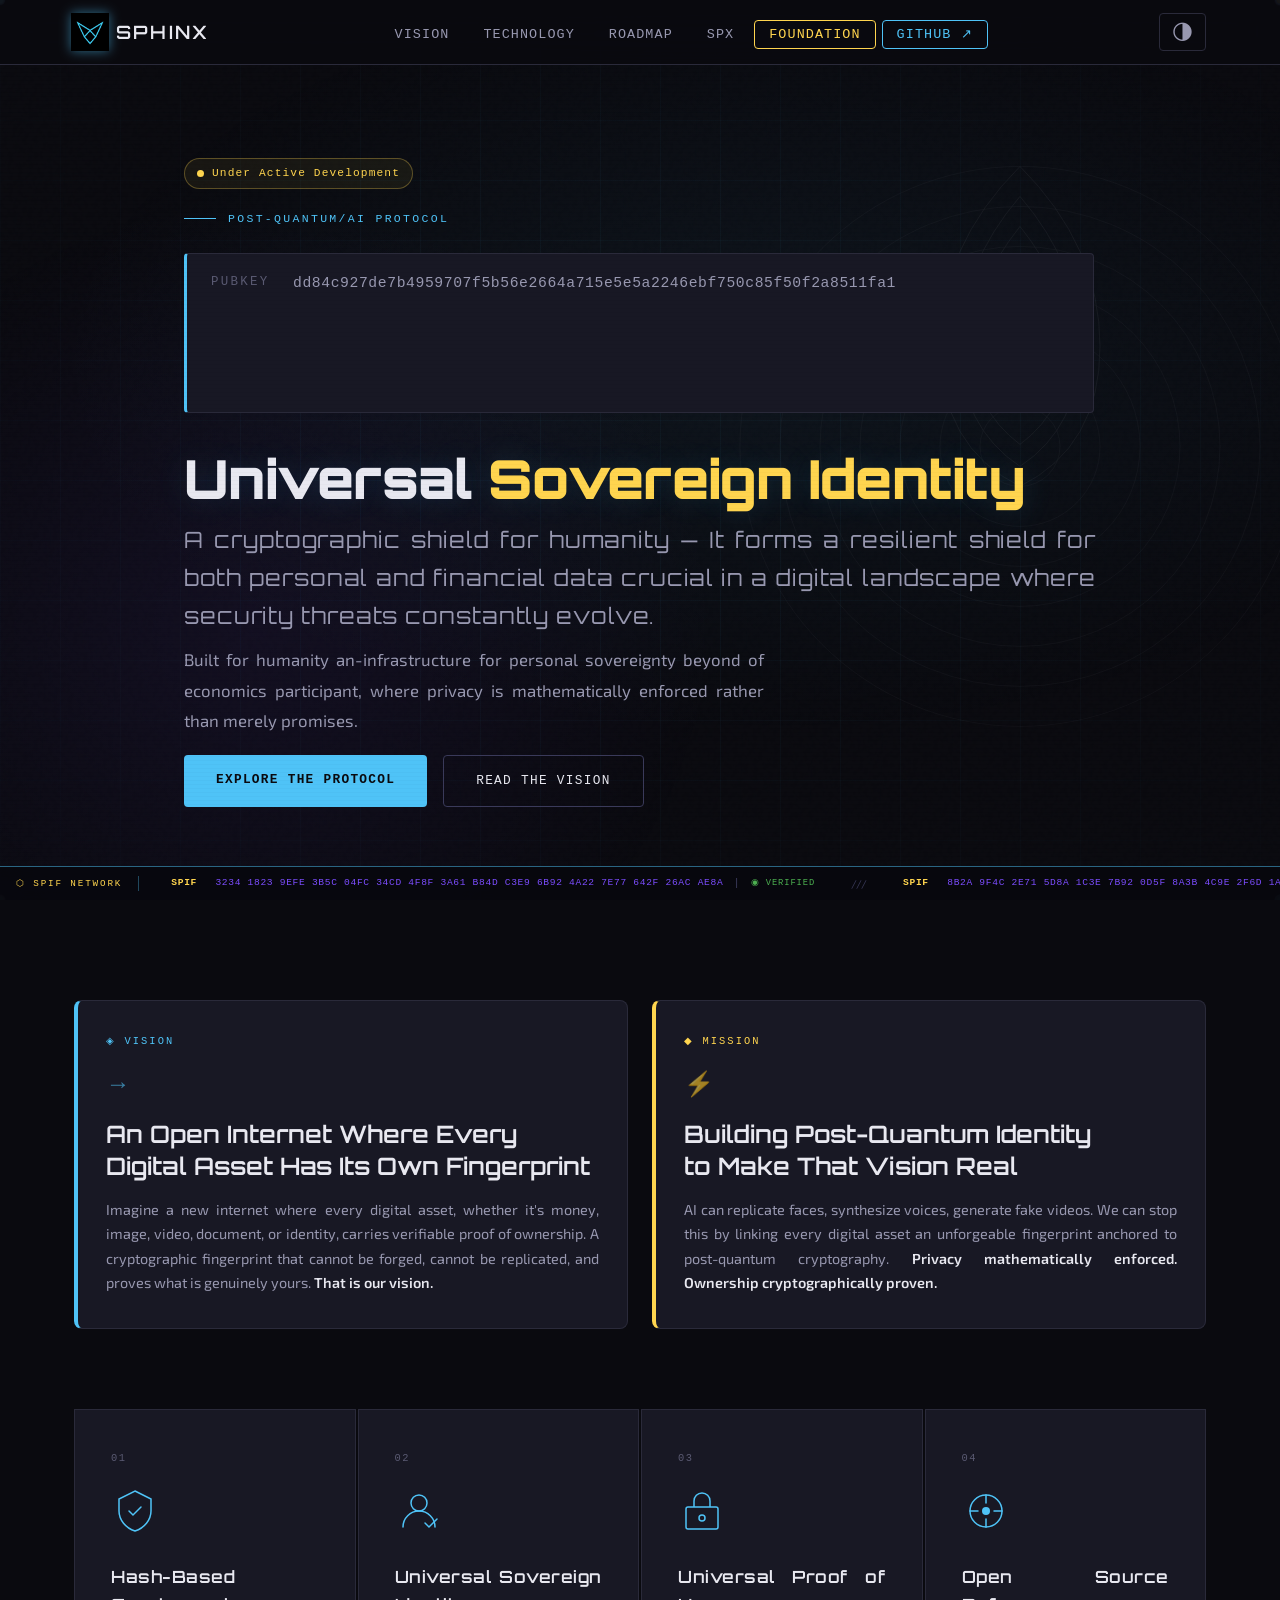
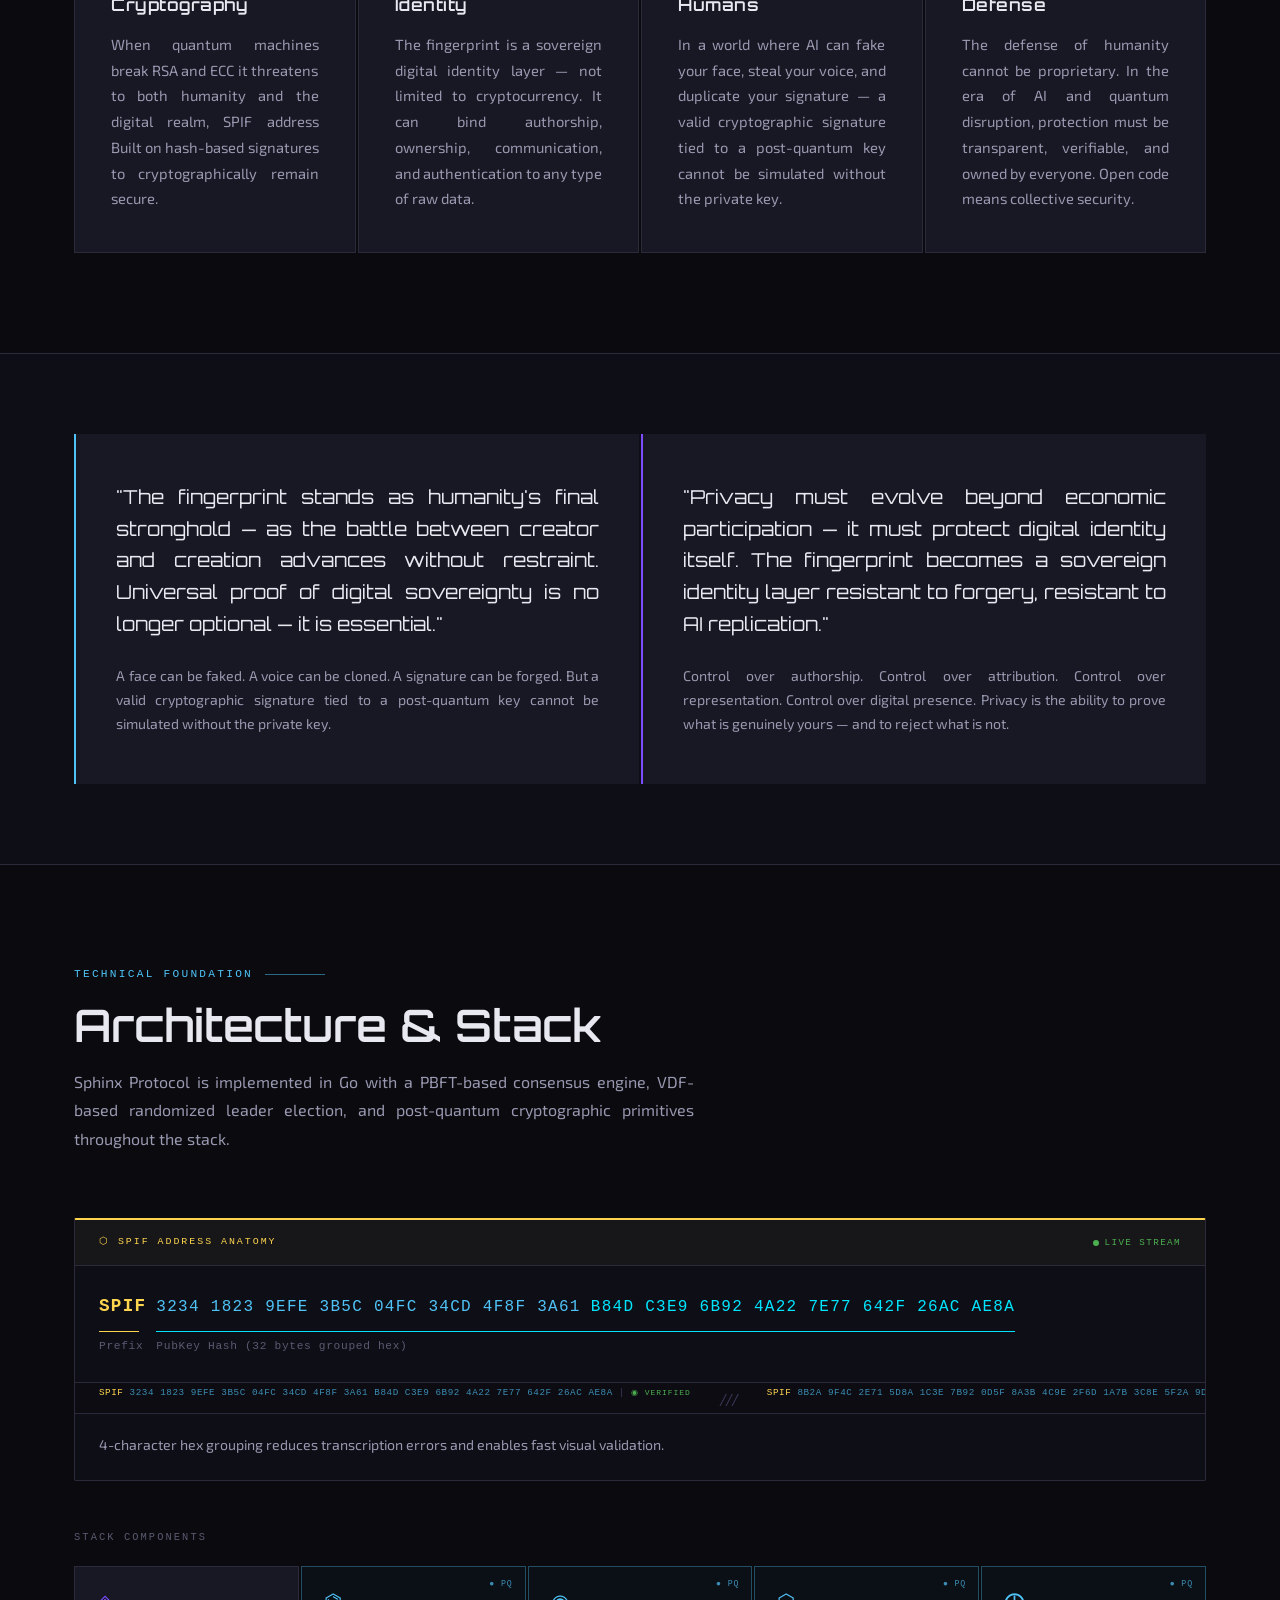
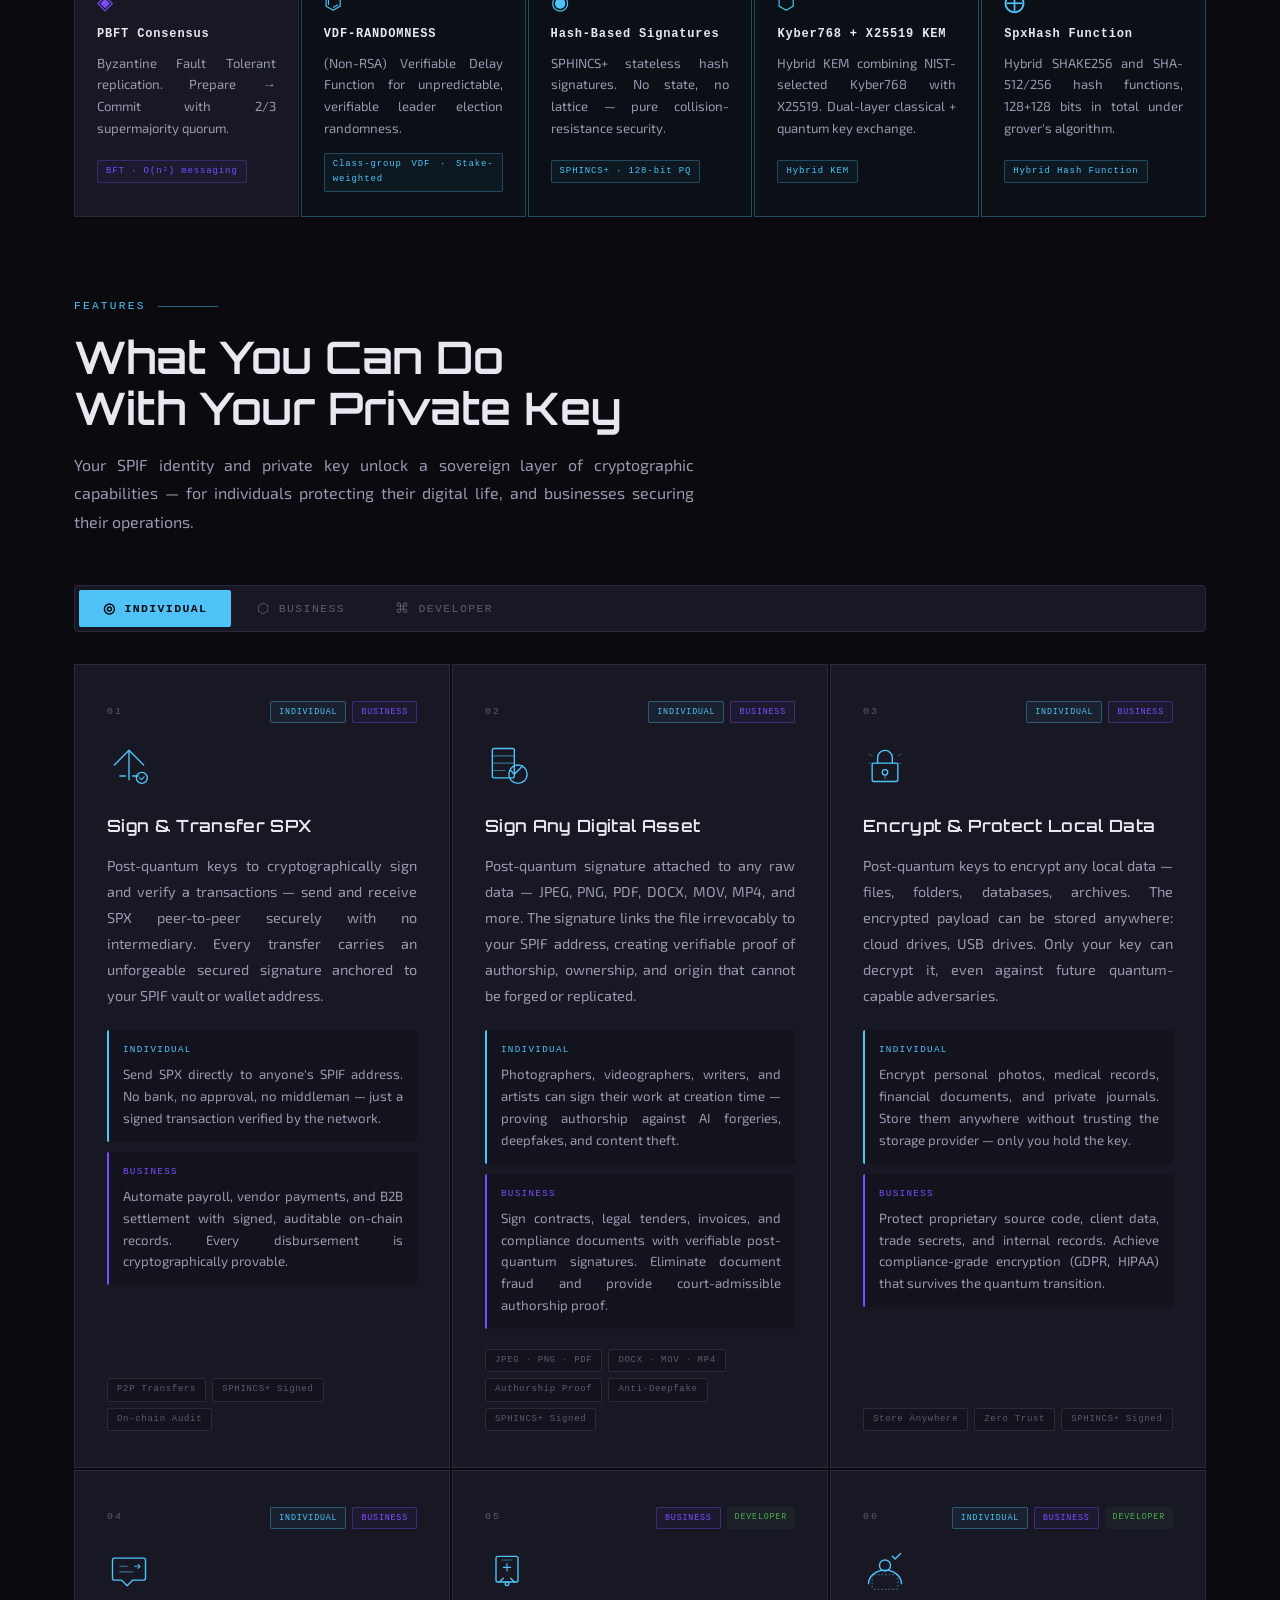
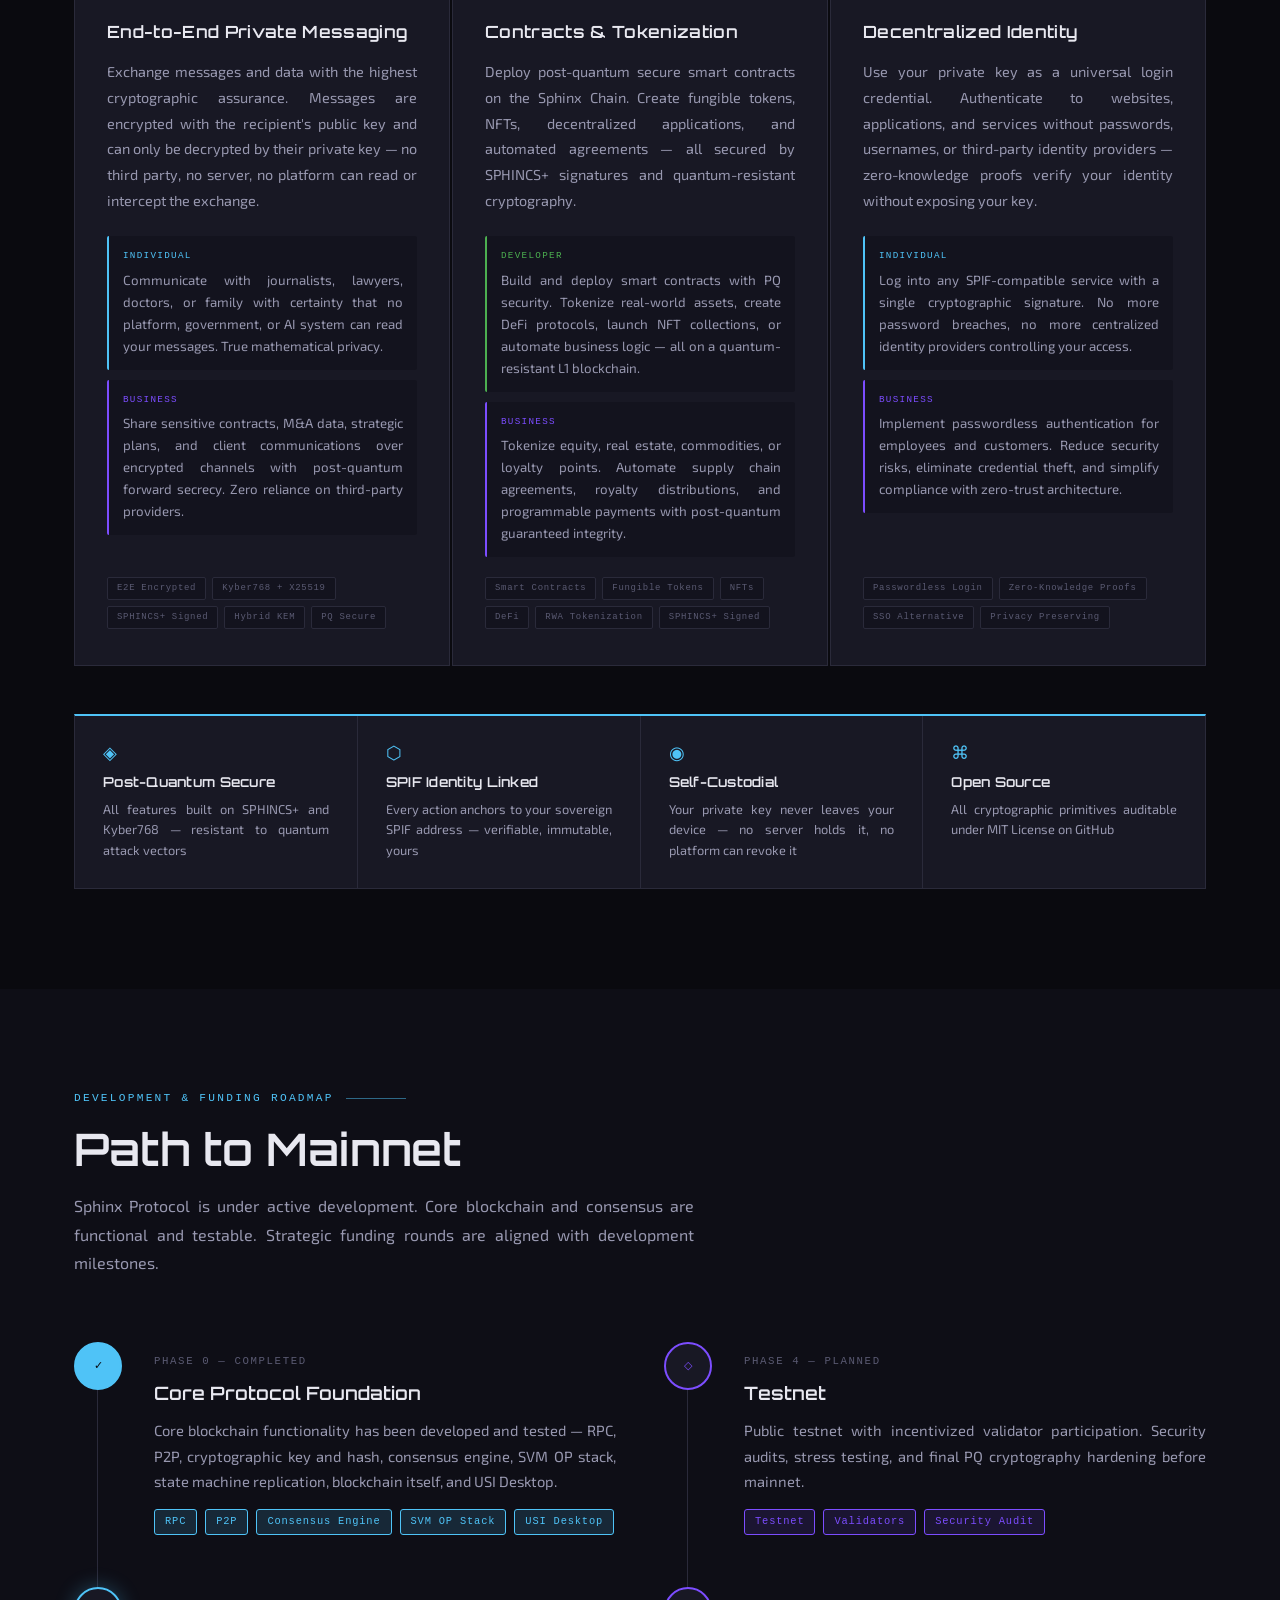
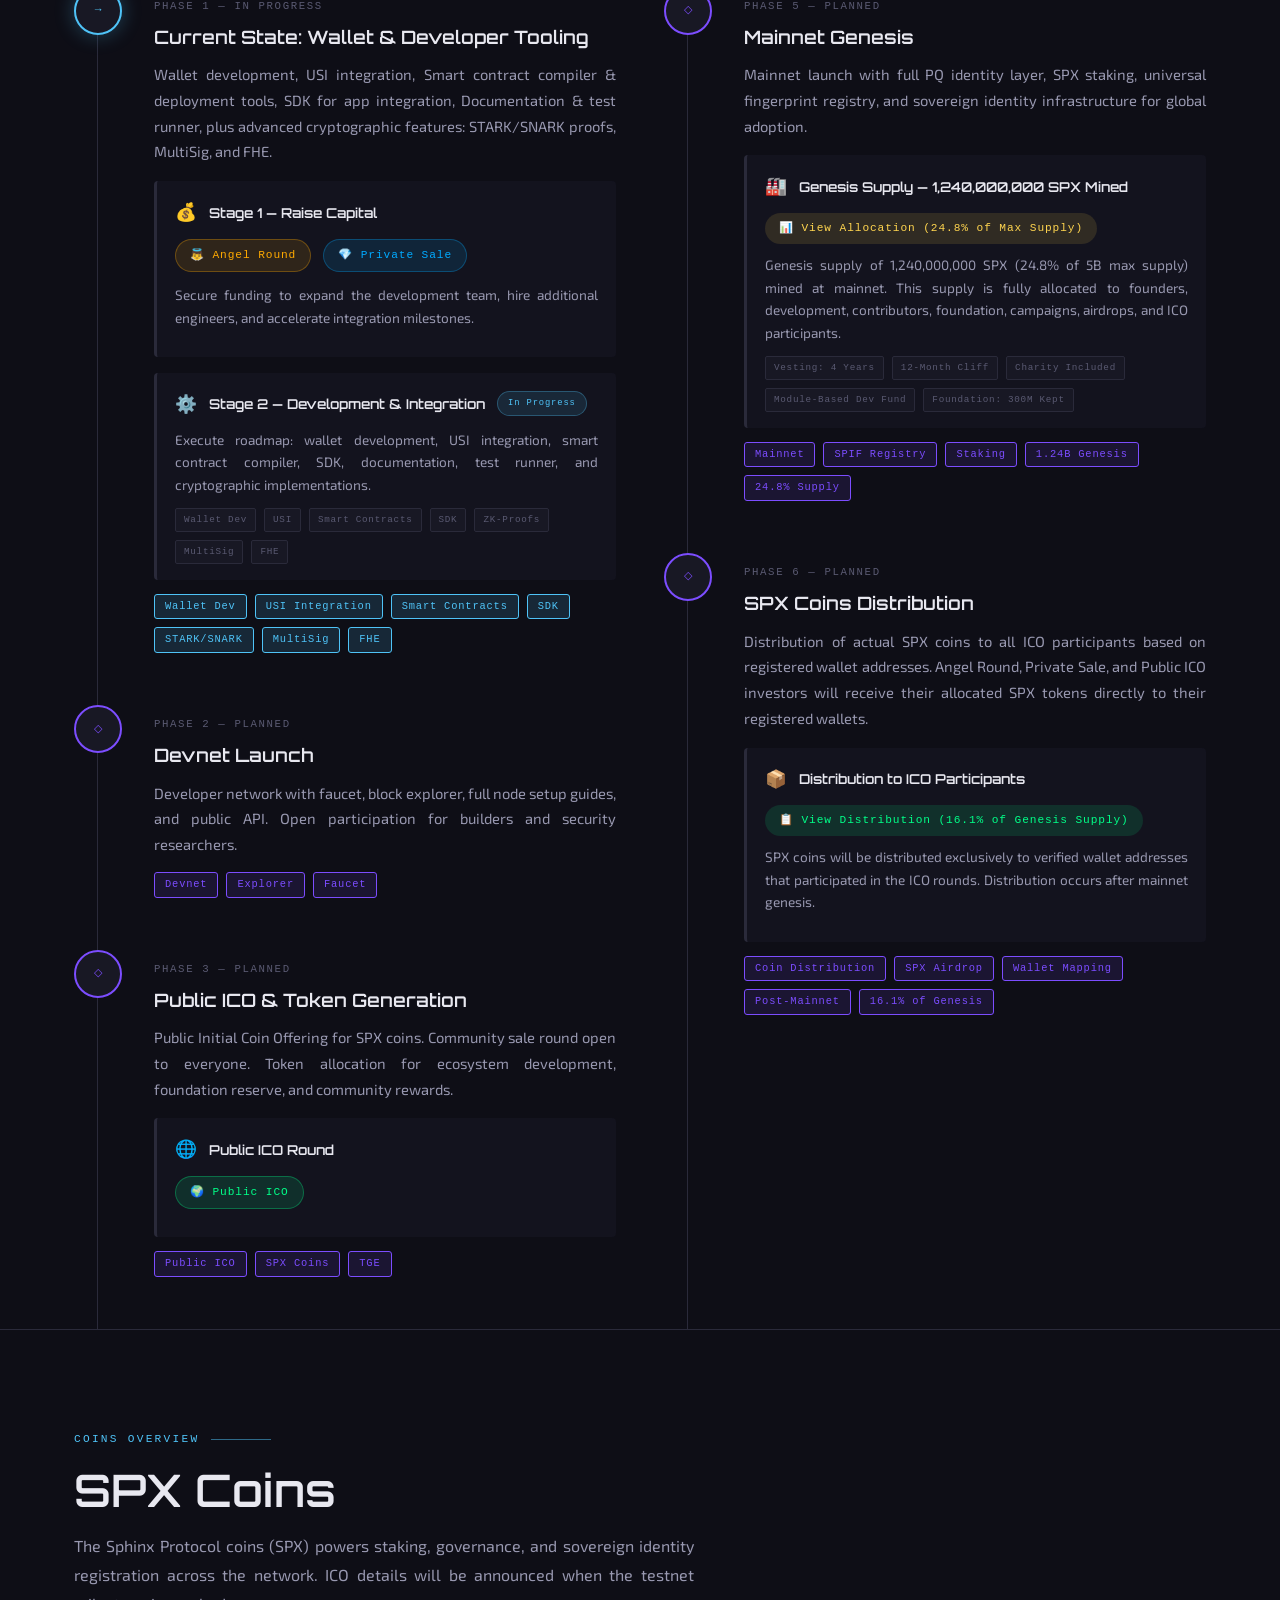
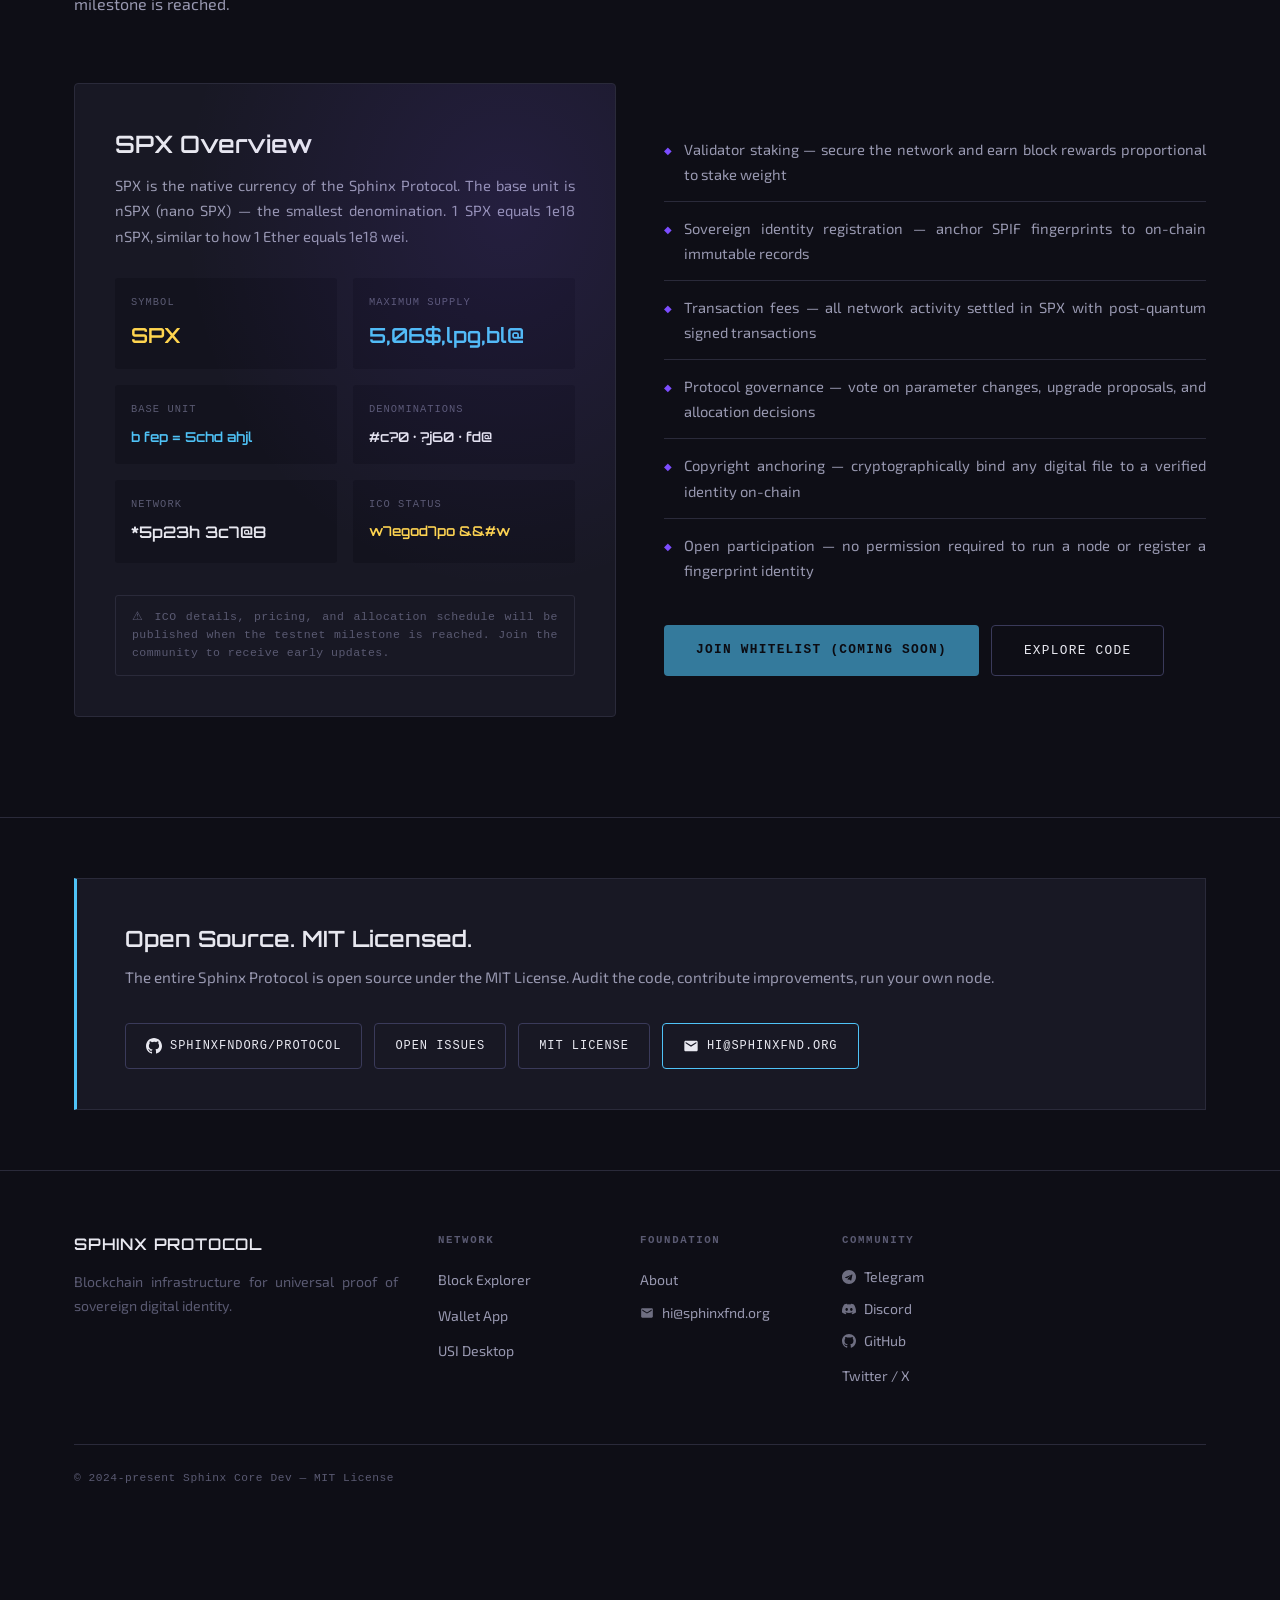
<file: index.html>
<!DOCTYPE html>
<html lang="en" data-theme="dark">
<head>
  <meta charset="UTF-8" />
  <meta name="viewport" content="width=device-width, initial-scale=1.0"/>
  
  <!-- Google tag (gtag.js) - Google Analytics -->
  <script async src="https://www.googletagmanager.com/gtag/js?id=G-T85055GSF0"></script>
  <script>
    window.dataLayer = window.dataLayer || [];
    function gtag(){dataLayer.push(arguments);}
    gtag('js', new Date());
    gtag('config', 'G-T85055GSF0');
  </script>
  
  <!-- Primary Meta Tags -->
  <title>Sphinx Protocol | Post-Quantum/AI Blockchain infrastructure for Universal Sovereign Identity</title>
  <meta name="title" content="Sphinx Protocol - Post-Quantum Blockchain for Universal Sovereign Identity">
  <meta name="description" content="Sphinx is a decentralized technology focused on protecting human's identity in the post-AI and post-Quantum emergency, protecting currency, protecting digital identity forgery, protecting digital copyright, protecting digital artwork, all can be controlled through one vault.">
  <meta name="keywords" content="sphinx, sphinx blockchain, spx coins, spx, sphinx network, sphnx foundation, sphinx chain, usi, universal sovereign identity, post-quantum cryptography, SPHINCS+, Kyber768, PBFT consensus, VDF randomness, hash-based signatures, quantum-resistant blockchain, sovereign digital identity, SPIF address, decentralized identity, passwordless authentication, zero-knowledge proofs, Web3 identity, self-sovereign identity">
  <meta name="author" content="Sphinx Foundation">
  <meta name="robots" content="index,follow,max-image-preview:large,max-snippet:-1,max-video-preview:-1">
  <meta name="googlebot" content="index,follow">
  <meta name="revisit-after" content="7 days">
  <meta name="language" content="English">
  <meta name="distribution" content="global">
  <meta name="rating" content="general">
  
  <!-- Canonical URL -->
  <link rel="canonical" href="https://sphinxfnd.org">
  
  <!-- Hreflang for international -->
  <link rel="alternate" hreflang="en" href="https://sphinxfnd.org">
  <link rel="alternate" hreflang="x-default" href="https://sphinxfnd.org">
  
  <!-- Open Graph / Facebook -->
  <meta property="og:type" content="website">
  <meta property="og:url" content="https://sphinxfnd.org/">
  <meta property="og:title" content="Sphinx Protocol | Post-Quantum/AI Blockchain for Universal Sovereign Identity">
  <meta property="og:description" content="Sphinx is a decentralized technology focused on protecting human's identity in the post-AI and post-Quantum emergency, protecting currency, protecting digital identity forgery, protecting digital copyright, protecting digital artwork, all can be controlled through one vault.">
  <meta property="og:site_name" content="Sphinx Protocol">
  <meta property="og:image" content="https://sphinxfnd.org/images/sphinx-og-image.jpg">
  <meta property="og:image:width" content="1200">
  <meta property="og:image:height" content="630">
  <meta property="og:image:alt" content="Sphinx Protocol - Post-Quantum Blockchain Infrastructure for Universal Sovereign Identity">
  <meta property="og:locale" content="en_US">
  
    <!-- Twitter -->
  <meta name="twitter:card" content="summary_large_image">
  <meta name="twitter:url" content="https://sphinxfnd.org/">
  <meta name="twitter:title" content="Sphinx Protocol | Post-Quantum Blockchain for Universal Sovereign Identity">
  <meta name="twitter:description" content="Sphinx is a decentralized technology focused on protecting human's identity in the post-AI and post-Quantum emergency, protecting currency, protecting digital identity forgery, protecting digital copyright, protecting digital artwork, all can be controlled through one vault.">
  <meta name="twitter:image" content="https://sphinxfnd.org/images/sphinx-og-image.jpg">
  <meta name="twitter:site" content="@sphinxfnd">
  <meta name="twitter:creator" content="@sphinxfnd">
  
  <!-- Schema.org / JSON-LD Structured Data -->
  <script type="application/ld+json">
  {
    "@context": "https://schema.org",
    "@type": "Organization",
    "name": "Sphinx Foundation",
    "alternateName": [
      "SPHNX Foundation",
      "Sphinx Protocol",
      "Sphinx Network",
      "Sphinx Chain",
      "SPX"
    ],
    "url": "https://sphinxfnd.org/",
    "logo": "https://sphinxfnd.org/images/sphinx-logo.png",
    "sameAs": [
      "https://github.com/sphinxfndorg/",
      "https://x.com/sphinxfnd",
      "https://t.me/sphinxprotocol",
      "https://discord.gg/sphinxprotocol"
    ],
    "description": "Sphinx is a decentralized technology focused on protecting human's identity in the post-AI and post-Quantum emergency, protecting currency, protecting digital identity forgery, protecting digital copyright, protecting digital artwork, all can be controlled through one vault.",
    "foundingDate": "2024",
    "founders": [
      {
        "@type": "Person",
        "name": "C. Kusuma",
        "jobTitle": "Inventor & Co-Founder"
      }
    ]
  }
  </script>
  
  <script type="application/ld+json">
  {
    "@context": "https://schema.org",
    "@type": "WebSite",
    "name": "Sphinx Protocol",
    "url": "https://sphinxfnd.org/",
    "description": "Sphinx is a decentralized technology focused on protecting human's identity in the post-AI and post-Quantum emergency, protecting currency, protecting digital identity forgery, protecting digital copyright, protecting digital artwork, all can be controlled through one vault.",
    "potentialAction": {
      "@type": "SearchAction",
      "target": "https://sphinxfnd.org/search?q={search_term_string}",
      "query-input": "required name=search_term_string"
    }
  }
  </script>
  
  <script type="application/ld+json">
  {
    "@context": "https://schema.org",
    "@type": "TechArticle",
    "headline": "Sphinx Protocol - Post-Quantum Blockchain Architecture",
    "description": "A comprehensive post-quantum blockchain protocol for sovereign digital identity",
    "author": {
      "@type": "Organization",
      "name": "Sphinx Foundation"
    },
    "datePublished": "2024",
    "articleSection": "Blockchain Technology",
    "keywords": "post-quantum cryptography, blockchain, digital identity, SPHINCS+, Kyber768"
  }
  </script>
  
  <!-- Security Headers -->
  <meta http-equiv="X-Content-Type-Options" content="nosniff">
  <meta http-equiv="X-Frame-Options" content="DENY">
  <meta http-equiv="X-XSS-Protection" content="1; mode=block">
  <meta name="referrer" content="strict-origin-when-cross-origin">
  
  <!-- Theme Color for Mobile Browsers -->
  <meta name="theme-color" content="#0a0a1a">
  <meta name="msapplication-TileColor" content="#0a0a1a">
  <meta name="msapplication-config" content="/browserconfig.xml">
  
  <!-- Google Search Console Verification -->
  <meta name="google-site-verification" content="XWVqvPVb6himzS0ZVD1UJnEyCXZ2RK2awUJJ7nsSnJ0" />
  
  <!-- Favicon & App Icons -->
  <link rel="icon" type="image/x-icon" href="/assets/favicon.ico">
  <link rel="shortcut icon" type="image/x-icon" href="/assets/favicon.ico">
  <link rel="icon" type="image/png" href="/assets/favicon.png">
  <link rel="apple-touch-icon" href="/assets/favicon.png">
  <link rel="manifest" href="/site.webmanifest">
  
  <!-- DNS Prefetch for Performance -->
  <link rel="dns-prefetch" href="https://fonts.googleapis.com">
  <link rel="dns-prefetch" href="https://fonts.gstatic.com">
  <link rel="dns-prefetch" href="https://github.com">
  <link rel="preconnect" href="https://fonts.googleapis.com">
  <link rel="preconnect" href="https://fonts.gstatic.com" crossorigin>

  <!-- Add inline critical CSS in <head> to constrain the logo immediately. -->
  <style>
    .sphinx-logo-img { width: 38px !important; height: 38px !important; max-width: 38px; max-height: 38px; }
    .logo-mark { width: 32px; height: 32px; }
  </style>
  
  <!-- OPTIMIZED: Preload Critical Assets with async loading -->
   <!-- Core Stylesheet -->
  <link rel="stylesheet" href="css/styles.css">
  
  <link rel="preload" href="js/main.js" as="script">
  
    <!-- Fonts -->
  <link href="https://fonts.googleapis.com/css2?family=Orbitron:wght@400;600;700;900&family=Exo+2:wght@300;400;500;600&display=swap" rel="stylesheet">
  
  <!-- OPTIMIZED: Hide the body until CSS loads. -->
  <style>body { visibility: hidden; }</style>
  <script>
    document.addEventListener('DOMContentLoaded', function() {
      document.body.style.visibility = 'visible';
    });
  </script>
</head>

<body>
<canvas id="quantum-canvas"></canvas>

<!-- ──────────────────────────────────────── NAV -->
<nav id="navbar">
  <div class="nav-inner">
    <a href="#" class="nav-logo" style="text-decoration:none">
      <div class="logo-mark">
        <img src="[data-uri]" class="sphinx-logo-img" alt="Sphinx Logo" width="38" height="38">
      </div>
      SPHINX
    </a>
    <ul class="nav-links">
      <li><a href="#vision">Vision</a></li>
      <li><a href="#technology">Technology</a></li>
      <li><a href="#roadmap">Roadmap</a></li>
      <li><a href="#ico">SPX</a></li>
      <li><a href="https://foundation.sphinxfnd.org" target="_blank" class="btn-nav btn-foundation">Foundation</a></li>
      <li><a href="https://github.com/sphinxfndorg/" target="_blank" class="btn-nav">GitHub ↗</a></li>
    </ul>
    <div class="nav-right">
      <button class="theme-toggle" id="themeToggle" title="Toggle theme">◑</button>
      <button class="hamburger" id="hamburger" aria-label="Menu">
        <svg width="18" height="18" viewBox="0 0 18 18" fill="none">
          <line x1="0" y1="4" x2="18" y2="4" stroke="currentColor" stroke-width="1.5"/>
          <line x1="0" y1="9" x2="18" y2="9" stroke="currentColor" stroke-width="1.5"/>
          <line x1="0" y1="14" x2="18" y2="14" stroke="currentColor" stroke-width="1.5"/>
        </svg>
      </button>
    </div>
    <div class="mobile-menu" id="mobileMenu">
      <a href="#vision">Vision</a>
      <a href="#technology">Technology</a>
      <a href="#roadmap">Roadmap</a>
      <a href="#ico">ICO</a>
      <a href="https://foundation.sphinxfnd.org" target="_blank" class="btn-nav">Foundation</a>
      <a href="https://github.com/sphinxfndorg/" target="_blank" class="btn-nav">GitHub ↗</a>
    </div>
    <div class="mobile-menu" id="mobileMenu">
      <a href="#vision">Vision</a>
      <a href="#technology">Technology</a>
      <a href="#roadmap">Roadmap</a>
      <a href="#ico">ICO</a>
      <a href="https://foundation.sphinxfnd.org" target="_blank">Foundation</a>
      <a href="https://github.com/sphinxfndorg/" target="_blank">GitHub ↗</a>
    </div>
</nav>

<!-- ──────────────────────────────────────── HERO -->
<section class="hero">
  <div class="hero-bg"></div>
  <div class="hero-grid"></div>
  <div class="container">
    <div class="hero-content">
      <div class="status-badge">
        <span class="status-dot"></span>
        Under Active Development
      </div>
      <div class="hero-eyebrow">Post-Quantum/AI Protocol</div>
      <!-- SPIF encoding animation -->
      <div class="fp-display" id="spifEncodeBlock">
        <div class="fp-encode-row" id="fpEncodeRow">
          <div class="fp-pubkey-line">
            <span class="fp-encode-label">PUBKEY</span>
            <span class="fp-pubkey-val" id="fpPubkeyVal">9e4c77bd1d3ecf6086d4b6e149951d8e9a4971ba1537c56b8ad9b8ee59840f9</span>
          </div>
          <div class="fp-arrow-line" id="fpArrowLine">
            <span class="fp-arrow-anim" id="fpArrowAnim">▶▶▶ ENCODING ▶▶▶</span>
          </div>
          <div class="fp-pubkey-line">
            <span class="fp-encode-label fp-spif-label" id="fpSpifLabel">SPIF</span>
            <span class="fp-pubkey-val fp-spif-val" id="fpSpifOut"></span>
          </div>
        </div>
      </div>

      <h1 class="hero-title" data-text="Universal Sovereign Identity">
        Universal <span class="gold-word">Sovereign</span> <span class="gold-word">Identity</span>
      </h1>
      <p class="hero-subtitle">A cryptographic shield for humanity — It forms a resilient shield for both personal and financial data crucial in a digital landscape where security threats constantly evolve.</p>
      <p class="hero-desc">
        Built for humanity an-infrastructure for personal sovereignty beyond of economics participant, where privacy is mathematically enforced rather than merely promises.
      </p>

      <div class="hero-ctas">
        <a href="https://github.com/sphinxfndorg/" target="_blank" class="btn-primary">Explore the Protocol</a>
        <a href="#vision" class="btn-secondary">Read the Vision</a>
      </div>
    </div>
  </div>
  <div class="hero-fingerprint">
    <svg viewBox="0 0 600 600" fill="none" xmlns="http://www.w3.org/2000/svg">
      <circle cx="300" cy="300" r="280" stroke="currentColor" stroke-width="0.5"/>
      <circle cx="300" cy="300" r="240" stroke="currentColor" stroke-width="0.5"/>
      <circle cx="300" cy="300" r="200" stroke="currentColor" stroke-width="0.5"/>
      <circle cx="300" cy="300" r="160" stroke="currentColor" stroke-width="0.5"/>
      <circle cx="300" cy="300" r="120" stroke="currentColor" stroke-width="0.5"/>
      <circle cx="300" cy="300" r="80" stroke="currentColor" stroke-width="0.5"/>
      <circle cx="300" cy="300" r="40" stroke="currentColor" stroke-width="0.5"/>
      <!-- Fingerprint ridge lines approximation -->
      <path d="M300 20 Q380 100 380 200 Q380 300 300 340 Q220 300 220 200 Q220 100 300 20" stroke="currentColor" stroke-width="0.8" fill="none"/>
      <path d="M300 50 Q360 120 360 200 Q360 280 300 320 Q240 280 240 200 Q240 120 300 50" stroke="currentColor" stroke-width="0.8" fill="none"/>
      <path d="M300 80 Q348 140 348 200 Q348 262 300 298 Q252 262 252 200 Q252 140 300 80" stroke="currentColor" stroke-width="0.8" fill="none"/>
    </svg>
  </div>
</section>

<!-- ──────────────────────────────────────── VISION & MISSION -->
<section class="section" id="vision">
  <div class="container">
    <div class="vision-mission-grid">
      <!-- Vision Card -->
      <div class="vm-card reveal vision-card">
        <div class="vm-eyebrow">◈ VISION</div>
        <div class="vm-arrow">→</div>
        <div class="vm-title">An Open Internet Where Every<br>Digital Asset Has Its Own Fingerprint</div>
        <p class="vm-desc">Imagine a new internet where every digital asset, whether it's money, image, video, document, or identity, carries verifiable proof of ownership. A cryptographic fingerprint that cannot be forged, cannot be replicated, and proves what is genuinely yours. <strong>That is our vision.</strong></p>
      </div>
      
      <!-- Mission Card -->
      <div class="vm-card reveal mission-card">
        <div class="vm-eyebrow">◆ MISSION</div>
        <div class="vm-arrow">⚡</div>
        <div class="vm-title">Building Post-Quantum Identity<br>to Make That Vision Real</div>
        <p class="vm-desc">AI can replicate faces, synthesize voices, generate fake videos. We can stop this by linking every digital asset an unforgeable fingerprint anchored to post-quantum cryptography. <strong>Privacy mathematically enforced. Ownership cryptographically proven.</strong></p>
      </div>
    </div>

    <div class="pillars-grid">
      <div class="pillar reveal">
        <div class="pillar-num">01</div>
        <svg class="pillar-icon" viewBox="0 0 48 48" fill="none">
          <path d="M24 4L40 12V24C40 32.836 33.312 41.056 24 44C14.688 41.056 8 32.836 8 24V12L24 4Z" stroke="currentColor" stroke-width="1.5"/>
          <path d="M18 24L22 28L30 20" stroke="currentColor" stroke-width="1.5" stroke-linecap="round"/>
        </svg>
        <div class="pillar-title">Hash-Based Cryptography</div>
        <p class="pillar-text">When quantum machines break RSA and ECC it threatens to both humanity and the digital realm, SPIF address Built on hash-based signatures to cryptographically remain secure.</p>
      </div>
      <div class="pillar reveal">
        <div class="pillar-num">02</div>
        <svg class="pillar-icon" viewBox="0 0 48 48" fill="none">
          <circle cx="24" cy="16" r="8" stroke="currentColor" stroke-width="1.5"/>
          <path d="M8 40C8 31.163 15.163 24 24 24C32.837 24 40 31.163 40 40" stroke="currentColor" stroke-width="1.5" stroke-linecap="round"/>
          <path d="M30 36L34 40L42 32" stroke="currentColor" stroke-width="1.5" stroke-linecap="round"/>
        </svg>
        <div class="pillar-title">Universal Sovereign Identity</div>
        <p class="pillar-text">The fingerprint is a sovereign digital identity layer — not limited to cryptocurrency. It can bind authorship, ownership, communication, and authentication to any type of raw data.</p>
      </div>
      <div class="pillar reveal">
        <div class="pillar-num">03</div>
        <svg class="pillar-icon" viewBox="0 0 48 48" fill="none">
          <rect x="8" y="20" width="32" height="22" rx="2" stroke="currentColor" stroke-width="1.5"/>
          <path d="M16 20V14C16 9.582 19.582 6 24 6C28.418 6 32 9.582 32 14V20" stroke="currentColor" stroke-width="1.5"/>
          <circle cx="24" cy="31" r="3" stroke="currentColor" stroke-width="1.5"/>
        </svg>
        <div class="pillar-title">Universal Proof of Humans</div>
        <p class="pillar-text">In a world where AI can fake your face, steal your voice, and duplicate your signature — a valid cryptographic signature tied to a post-quantum key cannot be simulated without the private key.</p>
      </div>
      <div class="pillar reveal">
        <div class="pillar-num">04</div>
        <svg class="pillar-icon" viewBox="0 0 48 48" fill="none">
          <circle cx="24" cy="24" r="16" stroke="currentColor" stroke-width="1.5"/>
          <path d="M24 8V16M24 32V40M8 24H16M32 24H40" stroke="currentColor" stroke-width="1.5" stroke-linecap="round"/>
          <circle cx="24" cy="24" r="4" fill="currentColor"/>
        </svg>
        <div class="pillar-title">Open Source Defense</div>
        <p class="pillar-text">The defense of humanity cannot be proprietary. In the era of AI and quantum disruption, protection must be transparent, verifiable, and owned by everyone. Open code means collective security.</p>
      </div>
    </div>
  </div>
</section>

<!-- ──────────────────────────────────────── QUOTES -->
<div class="quote-section">
  <div class="container">
    <div class="quote-grid">
      <div class="quote-card reveal">
        <p class="quote-text">"The fingerprint stands as humanity's final stronghold — as the battle between creator and creation advances without restraint. Universal proof of digital sovereignty is no longer optional — it is essential."</p>
        <p class="quote-sub">A face can be faked. A voice can be cloned. A signature can be forged. But a valid cryptographic signature tied to a post-quantum key cannot be simulated without the private key.</p>
      </div>
      <div class="quote-card reveal">
        <p class="quote-text">"Privacy must evolve beyond economic participation — it must protect digital identity itself. The fingerprint becomes a sovereign identity layer resistant to forgery, resistant to AI replication."</p>
        <p class="quote-sub">Control over authorship. Control over attribution. Control over representation. Control over digital presence. Privacy is the ability to prove what is genuinely yours — and to reject what is not.</p>
      </div>
    </div>
  </div>
</div>

<!-- ──────────────────────────────────────── TECHNOLOGY -->
<section class="section" id="technology">
  <div class="container">
    <div class="sec-header reveal">
      <div class="sec-eyebrow">Technical Foundation</div>
      <h2 class="sec-title">Architecture &amp; Stack</h2>
      <p class="sec-desc">Sphinx Protocol is implemented in Go with a PBFT-based consensus engine, VDF-based randomized leader election, and post-quantum cryptographic primitives throughout the stack.</p>
    </div>
    <!-- ── SPIF ADDRESS ANATOMY (animated ticker) ── -->
    <div class="spif-anatomy-wrap reveal" style="margin-top: 56px;">
      <div class="spif-anatomy-header">
        <span class="spif-anatomy-eyebrow">⬡ SPIF ADDRESS ANATOMY</span>
        <span class="spif-anatomy-live"><span class="spif-live-dot"></span>LIVE STREAM</span>
      </div>

      <!-- Animated address display -->
      <div class="spif-anatomy-display">
        <div class="spif-anatomy-address" id="spifAnatomyAddr">
          <span class="sa-prefix">SPIF</span>
          <span class="sa-seg sa-seg1" id="saSeg1">3234 1823 9EFE 3B5C 04FC 34CD 4F8F 3A61</span>
          <span class="sa-seg sa-seg2" id="saSeg2">B84D C3E9 6B92 4A22 7E77 642F 26AC AE8A</span>
        </div>

        <!-- Segment labels below -->
        <div class="spif-anatomy-labels">
          <div class="sa-label sa-label-prefix">
            <div class="sa-label-line"></div>
            <div class="sa-label-text">Prefix</span></div>
          </div>
          <div class="sa-label sa-label-end">
            <div class="sa-label-line"></div>
            <div class="sa-label-text">PubKey Hash (32 bytes grouped hex)</div>
          </div>
        </div>
      </div>

      <!-- Rolling ticker of many addresses -->
      <div class="spif-inner-ticker">
        <div class="spif-inner-ticker-track" id="spifInnerTicker">
          <!-- filled by JS -->
        </div>
      </div>

      <!-- Description -->
      <div class="spif-anatomy-desc">
        4-character hex grouping reduces transcription errors and enables fast visual validation.
      </div>
    </div>

    <!-- ── STACK COMPONENT BOXES ── -->
    <div class="stack-boxes-wrap reveal" style="margin-top: 48px;">
      <div class="stack-boxes-title">Stack Components</div>
      <div class="stack-boxes-grid">
        <div class="stack-box">
          <div class="stack-box-icon">◈</div>
          <div class="stack-box-name">PBFT Consensus</div>
          <div class="stack-box-desc">Byzantine Fault Tolerant replication. Prepare → Commit with 2/3 supermajority quorum.</div>
          <div class="stack-box-tag">BFT · O(n²) messaging</div>
        </div>
        
        <div class="stack-box stack-box--highlight">
          <div class="stack-box-icon">⌬</div>
          <div class="stack-box-name">VDF-RANDOMNESS</div>
          <div class="stack-box-desc">(Non-RSA) Verifiable Delay Function for unpredictable, verifiable leader election randomness.</div>
          <div class="stack-box-tag">Class-group VDF · Stake-weighted</div>
        </div>

        <div class="stack-box stack-box--highlight">
          <div class="stack-box-icon">◉</div>
          <div class="stack-box-name">Hash-Based Signatures</div>
          <div class="stack-box-desc">SPHINCS+ stateless hash signatures. No state, no lattice — pure collision-resistance security.</div>
          <div class="stack-box-tag">SPHINCS+ · 128-bit PQ</div>
        </div>

        <div class="stack-box stack-box--highlight">
          <div class="stack-box-icon">⬡</div>
          <div class="stack-box-name">Kyber768 + X25519 KEM</div>
          <div class="stack-box-desc">Hybrid KEM combining NIST-selected Kyber768 with X25519. Dual-layer classical + quantum key exchange.</div>
          <div class="stack-box-tag">Hybrid KEM</div>
        </div>

        <div class="stack-box stack-box--highlight">
          <div class="stack-box-icon">⨁</div>
          <div class="stack-box-name">SpxHash Function</div>
          <div class="stack-box-desc">Hybrid SHAKE256 and SHA-512/256 hash functions, 128+128 bits in total under grover's algorithm.</div>
          <div class="stack-box-tag">Hybrid Hash Function</div>
        </div>

      </div>
    </div>


<!-- ── FEATURES ─────────────────────────────────────────────── -->
<div class="features-wrap" style="margin-top: 80px;">

  <!-- Section header -->
  <div class="sec-header reveal" style="margin-bottom: 48px;">
    <div class="sec-eyebrow">Features</div>
    <h2 class="sec-title">What You Can Do<br>With Your Private Key</h2>
    <p class="sec-desc">
      Your SPIF identity and private key unlock a sovereign layer of cryptographic capabilities — for individuals protecting their digital life, and businesses securing their operations.
    </p>
  </div>

  <!-- Audience toggle -->
  <div class="feat-tabs reveal" id="featTabs">
    <button class="feat-tab active" data-tab="individual">
      <span class="feat-tab-icon">◎</span> Individual
    </button>
    <button class="feat-tab" data-tab="business">
      <span class="feat-tab-icon">⬡</span> Business
    </button>
    <button class="feat-tab" data-tab="developer">
      <span class="feat-tab-icon">⌘</span> Developer
    </button>
  </div>

  <!-- Feature cards grid -->
  <div class="feat-grid" id="featGrid">

    <!-- ── FEATURE 01: Sign Transactions ─────────────────────── -->
    <div class="feat-card reveal" data-num="01" data-categories="individual business">
      <div class="feat-card-head">
        <span class="feat-num">01</span>
        <div class="feat-badge-row">
          <span class="feat-badge feat-badge--ind">Individual</span>
          <span class="feat-badge feat-badge--biz">Business</span>
        </div>
      </div>
      <div class="feat-icon-wrap">
        <svg class="feat-icon" viewBox="0 0 48 48" fill="none" xmlns="http://www.w3.org/2000/svg">
          <path d="M8 24L24 8L40 24" stroke="currentColor" stroke-width="1.5" stroke-linecap="round" stroke-linejoin="round"/>
          <path d="M24 8V40" stroke="currentColor" stroke-width="1.5" stroke-linecap="round"/>
          <path d="M14 36h6M28 36h6" stroke="currentColor" stroke-width="1.5" stroke-linecap="round"/>
          <circle cx="38" cy="38" r="6" stroke="currentColor" stroke-width="1.5"/>
          <path d="M35.5 38l2 2 3-3" stroke="currentColor" stroke-width="1.2" stroke-linecap="round" stroke-linejoin="round"/>s
        </svg>
      </div>
      <h3 class="feat-title">Sign &amp; Transfer SPX</h3>
      <p class="feat-body">
        Post-quantum keys to cryptographically sign and verify a transactions — send and receive SPX peer-to-peer securely with no intermediary. Every transfer carries an unforgeable secured signature anchored to your SPIF vault or wallet address.
      </p>
      <div class="feat-use-cases">
        <div class="feat-use-case feat-use-case--ind">
          <span class="feat-use-label">Individual</span>
          <span class="feat-use-text">Send SPX directly to anyone's SPIF address. No bank, no approval, no middleman — just a signed transaction verified by the network.</span>
        </div>
        <div class="feat-use-case feat-use-case--biz">
          <span class="feat-use-label">Business</span>
          <span class="feat-use-text">Automate payroll, vendor payments, and B2B settlement with signed, auditable on-chain records. Every disbursement is cryptographically provable.</span>
        </div>
      </div>
      <div class="feat-tags">
        <span class="feat-tag">P2P Transfers</span>
        <span class="feat-tag">SPHINCS+ Signed</span>
        <span class="feat-tag">On-chain Audit</span>
      </div>
    </div>

    <!-- ── FEATURE 02: Sign Raw Data / Digital Assets ────────── -->
    <div class="feat-card reveal" data-num="02" data-categories="individual business">
      <div class="feat-card-head">
        <span class="feat-num">02</span>
        <div class="feat-badge-row">
          <span class="feat-badge feat-badge--ind">Individual</span>
          <span class="feat-badge feat-badge--biz">Business</span>
        </div>
      </div>
      <div class="feat-icon-wrap">
        <svg class="feat-icon" viewBox="0 0 48 48" fill="none" xmlns="http://www.w3.org/2000/svg">
          <rect x="8" y="6" width="24" height="32" rx="2" stroke="currentColor" stroke-width="1.5"/>
          <path d="M8 14h24M8 22h24M8 30h14" stroke="currentColor" stroke-width="1.2" stroke-linecap="round" opacity="0.5"/>
          <path d="M28 30l4 4 9-9" stroke="currentColor" stroke-width="1.5" stroke-linecap="round" stroke-linejoin="round"/>
          <circle cx="36" cy="34" r="10" stroke="currentColor" stroke-width="1.5"/>
        </svg>
      </div>
      <h3 class="feat-title">Sign Any Digital Asset</h3>
      <p class="feat-body">
        Post-quantum signature attached to any raw data — JPEG, PNG, PDF, DOCX, MOV, MP4, and more. The signature links the file irrevocably to your SPIF address, creating verifiable proof of authorship, ownership, and origin that cannot be forged or replicated.
      </p>
      <div class="feat-use-cases">
        <div class="feat-use-case feat-use-case--ind">
          <span class="feat-use-label">Individual</span>
          <span class="feat-use-text">Photographers, videographers, writers, and artists can sign their work at creation time — proving authorship against AI forgeries, deepfakes, and content theft.</span>
        </div>
        <div class="feat-use-case feat-use-case--biz">
          <span class="feat-use-label">Business</span>
          <span class="feat-use-text">Sign contracts, legal tenders, invoices, and compliance documents with verifiable post-quantum signatures. Eliminate document fraud and provide court-admissible authorship proof.</span>
        </div>
      </div>
      <div class="feat-tags">
        <span class="feat-tag">JPEG · PNG · PDF</span>
        <span class="feat-tag">DOCX · MOV · MP4</span>
        <span class="feat-tag">Authorship Proof</span>
        <span class="feat-tag">Anti-Deepfake</span>
        <span class="feat-tag">SPHINCS+ Signed</span>
      </div>
    </div>

    <!-- ── FEATURE 03: Encrypt &amp; Protect Digital Assets ────── -->
    <div class="feat-card reveal" data-num="03" data-categories="individual business">
      <div class="feat-card-head">
        <span class="feat-num">03</span>
        <div class="feat-badge-row">
          <span class="feat-badge feat-badge--ind">Individual</span>
          <span class="feat-badge feat-badge--biz">Business</span>
        </div>
      </div>
      <div class="feat-icon-wrap">
        <svg class="feat-icon" viewBox="0 0 48 48" fill="none" xmlns="http://www.w3.org/2000/svg">
          <rect x="10" y="22" width="28" height="20" rx="2" stroke="currentColor" stroke-width="1.5"/>
          <path d="M16 22V16a8 8 0 0116 0v6" stroke="currentColor" stroke-width="1.5" stroke-linecap="round"/>
          <circle cx="24" cy="32" r="3" stroke="currentColor" stroke-width="1.5"/>
          <path d="M24 35v4" stroke="currentColor" stroke-width="1.2" stroke-linecap="round" opacity="0.6"/>
          <path d="M6 12l4 2M42 12l-4 2M6 22h4M38 22h4" stroke="currentColor" stroke-width="1" stroke-linecap="round" opacity="0.4"/>
        </svg>
      </div>
      <h3 class="feat-title">Encrypt &amp; Protect Local Data</h3>
      <p class="feat-body">
        Post-quantum keys to encrypt any local data — files, folders, databases, archives. The encrypted payload can be stored anywhere: cloud drives, USB drives. Only your key can decrypt it, even against future quantum-capable adversaries.
      </p>
      <div class="feat-use-cases">
        <div class="feat-use-case feat-use-case--ind">
          <span class="feat-use-label">Individual</span>
          <span class="feat-use-text">Encrypt personal photos, medical records, financial documents, and private journals. Store them anywhere without trusting the storage provider — only you hold the key.</span>
        </div>
        <div class="feat-use-case feat-use-case--biz">
          <span class="feat-use-label">Business</span>
          <span class="feat-use-text">Protect proprietary source code, client data, trade secrets, and internal records. Achieve compliance-grade encryption (GDPR, HIPAA) that survives the quantum transition.</span>
        </div>
      </div>
      <div class="feat-tags">
        <span class="feat-tag">Store Anywhere</span>
        <span class="feat-tag">Zero Trust</span>
        <span class="feat-tag">SPHINCS+ Signed</span>
      </div>
    </div>

    <!-- ── FEATURE 04: Private Messaging ────────────────────── -->
    <div class="feat-card reveal" data-num="04" data-categories="individual business">
      <div class="feat-card-head">
        <span class="feat-num">04</span>
        <div class="feat-badge-row">
          <span class="feat-badge feat-badge--ind">Individual</span>
          <span class="feat-badge feat-badge--biz">Business</span>
        </div>
      </div>
      <div class="feat-icon-wrap">
        <svg class="feat-icon" viewBox="0 0 48 48" fill="none" xmlns="http://www.w3.org/2000/svg">
          <path d="M8 10h32a2 2 0 012 2v20a2 2 0 01-2 2H28l-6 6-6-6H8a2 2 0 01-2-2V12a2 2 0 012-2z" stroke="currentColor" stroke-width="1.5" stroke-linejoin="round"/>
          <path d="M14 19h8M14 25h14" stroke="currentColor" stroke-width="1.2" stroke-linecap="round" opacity="0.5"/>
          <path d="M34 17l2 2-2 2" stroke="currentColor" stroke-width="1.2" stroke-linecap="round" stroke-linejoin="round"/>
          <path d="M30 19h4" stroke="currentColor" stroke-width="1.2" stroke-linecap="round" opacity="0.7"/>
        </svg>
      </div>
      <h3 class="feat-title">End-to-End Private Messaging</h3>
      <p class="feat-body">
        Exchange messages and data with the highest cryptographic assurance. Messages are encrypted with the recipient's public key and can only be decrypted by their private key — no third party, no server, no platform can read or intercept the exchange.
      </p>
      <div class="feat-use-cases">
        <div class="feat-use-case feat-use-case--ind">
          <span class="feat-use-label">Individual</span>
          <span class="feat-use-text">Communicate with journalists, lawyers, doctors, or family with certainty that no platform, government, or AI system can read your messages. True mathematical privacy.</span>
        </div>
        <div class="feat-use-case feat-use-case--biz">
          <span class="feat-use-label">Business</span>
          <span class="feat-use-text">Share sensitive contracts, M&amp;A data, strategic plans, and client communications over encrypted channels with post-quantum forward secrecy. Zero reliance on third-party providers.</span>
        </div>
      </div>
      <div class="feat-tags">
        <span class="feat-tag">E2E Encrypted</span>
        <span class="feat-tag">Kyber768 + X25519</span>
        <span class="feat-tag">SPHINCS+ Signed</span>
        <span class="feat-tag">Hybrid KEM</span>
        <span class="feat-tag">PQ Secure</span>
      </div>
    </div>

        <!-- ── FEATURE 05: Smart Contracts / Tokenization ─────────── -->
    <div class="feat-card reveal" data-num="05" data-categories="business developer">
      <div class="feat-card-head">
        <span class="feat-num">05</span>
        <div class="feat-badge-row">
          <span class="feat-badge feat-badge--biz">Business</span>
          <span class="feat-badge" style="color: #4caf50; border-color: rgba(76,175,80,0.35); background: rgba(76,175,80,0.06);">Developer</span>
        </div>
      </div>
      <div class="feat-icon-wrap">
        <svg class="feat-icon" viewBox="0 0 48 48" fill="none" xmlns="http://www.w3.org/2000/svg">
          <rect x="12" y="8" width="24" height="28" rx="2" stroke="currentColor" stroke-width="1.5"/>
          <path d="M20 20h8M24 16v8" stroke="currentColor" stroke-width="1.2" stroke-linecap="round"/>
          <path d="M16 36l4-4M32 36l-4-4" stroke="currentColor" stroke-width="1.5" stroke-linecap="round"/>
          <circle cx="24" cy="38" r="2" stroke="currentColor" stroke-width="1.5"/>
          <path d="M18 12h12" stroke="currentColor" stroke-width="1" opacity="0.5"/>
        </svg>
      </div>
      <h3 class="feat-title">Contracts &amp; Tokenization</h3>
      <p class="feat-body">
        Deploy post-quantum secure smart contracts on the Sphinx Chain. Create fungible tokens, NFTs, decentralized applications, and automated agreements — all secured by SPHINCS+ signatures and quantum-resistant cryptography.
      </p>
      <div class="feat-use-cases">
        <div class="feat-use-case" style="border-left-color: #4caf50;">
          <span class="feat-use-label" style="color: #4caf50;">Developer</span>
          <span class="feat-use-text">Build and deploy smart contracts with PQ security. Tokenize real-world assets, create DeFi protocols, launch NFT collections, or automate business logic — all on a quantum-resistant L1 blockchain.</span>
        </div>
        <div class="feat-use-case feat-use-case--biz">
          <span class="feat-use-label">Business</span>
          <span class="feat-use-text">Tokenize equity, real estate, commodities, or loyalty points. Automate supply chain agreements, royalty distributions, and programmable payments with post-quantum guaranteed integrity.</span>
        </div>
      </div>
      <div class="feat-tags">
        <span class="feat-tag">Smart Contracts</span>
        <span class="feat-tag">Fungible Tokens</span>
        <span class="feat-tag">NFTs</span>
        <span class="feat-tag">DeFi</span>
        <span class="feat-tag">RWA Tokenization</span>
        <span class="feat-tag">SPHINCS+ Signed</span>
      </div>
    </div>

        <!-- ── FEATURE 06: Decentralized Identity / Authentication ── -->
    <div class="feat-card reveal" data-num="06" data-categories="individual business developer">
      <div class="feat-card-head">
        <span class="feat-num">06</span>
        <div class="feat-badge-row">
          <span class="feat-badge feat-badge--ind">Individual</span>
          <span class="feat-badge feat-badge--biz">Business</span>
          <span class="feat-badge" style="color: #4caf50; border-color: rgba(76,175,80,0.35); background: rgba(76,175,80,0.06);">Developer</span>
        </div>
      </div>
      <div class="feat-icon-wrap">
        <svg class="feat-icon" viewBox="0 0 48 48" fill="none" xmlns="http://www.w3.org/2000/svg">
          <circle cx="24" cy="18" r="6" stroke="currentColor" stroke-width="1.5"/>
          <path d="M6 38C6 29.716 14.058 23 24 23C33.942 23 42 29.716 42 38" stroke="currentColor" stroke-width="1.5" stroke-linecap="round"/>
          <path d="M32 8l3 3 6-6" stroke="currentColor" stroke-width="1.5" stroke-linecap="round" stroke-linejoin="round"/>
          <rect x="10" y="28" width="28" height="16" rx="2" stroke="currentColor" stroke-width="1.5" stroke-dasharray="2 2" opacity="0.4"/>
        </svg>
      </div>
      <h3 class="feat-title">Decentralized Identity</h3>
      <p class="feat-body">
        Use your private key as a universal login credential. Authenticate to websites, applications, and services without passwords, usernames, or third-party identity providers — zero-knowledge proofs verify your identity without exposing your key.
      </p>
      <div class="feat-use-cases">
        <div class="feat-use-case feat-use-case--ind">
          <span class="feat-use-label">Individual</span>
          <span class="feat-use-text">Log into any SPIF-compatible service with a single cryptographic signature. No more password breaches, no more centralized identity providers controlling your access.</span>
        </div>
        <div class="feat-use-case feat-use-case--biz">
          <span class="feat-use-label">Business</span>
          <span class="feat-use-text">Implement passwordless authentication for employees and customers. Reduce security risks, eliminate credential theft, and simplify compliance with zero-trust architecture.</span>
        </div>
      </div>
      <div class="feat-tags">
        <span class="feat-tag">Passwordless Login</span>
        <span class="feat-tag">Zero-Knowledge Proofs</span>
        <span class="feat-tag">SSO Alternative</span>
        <span class="feat-tag">Privacy Preserving</span>
      </div>
    </div>

  </div><!-- /feat-grid -->

  <!-- Bottom capability summary bar -->
  <div class="feat-summary reveal">
    <div class="feat-summary-inner">
      <div class="feat-summary-item">
        <span class="feat-summary-icon">◈</span>
        <span class="feat-summary-label">Post-Quantum Secure</span>
        <span class="feat-summary-desc">All features built on SPHINCS+ and Kyber768 — resistant to quantum attack vectors</span>
      </div>
      <div class="feat-summary-sep"></div>
      <div class="feat-summary-item">
        <span class="feat-summary-icon">⬡</span>
        <span class="feat-summary-label">SPIF Identity Linked</span>
        <span class="feat-summary-desc">Every action anchors to your sovereign SPIF address — verifiable, immutable, yours</span>
      </div>
      <div class="feat-summary-sep"></div>
      <div class="feat-summary-item">
        <span class="feat-summary-icon">◉</span>
        <span class="feat-summary-label">Self-Custodial</span>
        <span class="feat-summary-desc">Your private key never leaves your device — no server holds it, no platform can revoke it</span>
      </div>
      <div class="feat-summary-sep"></div>
      <div class="feat-summary-item">
        <span class="feat-summary-icon">⌘</span>
        <span class="feat-summary-label">Open Source</span>
        <span class="feat-summary-desc">All cryptographic primitives auditable under MIT License on GitHub</span>
      </div>
    </div>
  </div>
</div><!-- /features-wrap -->
</section>

<!-- ──────────────────────────────────────── ROADMAP -->
<section class="section" id="roadmap" style="background: var(--bg2);">
  <div class="container">
    <div class="sec-header reveal">
      <div class="sec-eyebrow">Development & Funding Roadmap</div>
      <h2 class="sec-title">Path to Mainnet</h2>
      <p class="sec-desc">Sphinx Protocol is under active development. Core blockchain and consensus are functional and testable. Strategic funding rounds are aligned with development milestones.</p>
    </div>
    <div style="display: grid; grid-template-columns: 1fr 1fr; gap: 48px;" class="roadmap-two-col">
      <div class="roadmap-track">
        <div class="roadmap-item reveal">
          <div class="roadmap-dot done">✓</div>
          <div class="roadmap-body">
            <div class="roadmap-phase">Phase 0 — Completed</div>
            <div class="roadmap-title">Core Protocol Foundation</div>
            <p class="roadmap-desc">Core blockchain functionality has been developed and tested — RPC, P2P, cryptographic key and hash, consensus engine, SVM OP stack, state machine replication, blockchain itself, and USI Desktop.</p>
            <div class="roadmap-tags">
              <span class="tag active">RPC</span>
              <span class="tag active">P2P</span>
              <span class="tag active">Consensus Engine</span>
              <span class="tag active">SVM OP Stack</span>
              <span class="tag active">USI Desktop</span>
            </div>
          </div>
        </div>

        <!-- PHASE 1 WITH EXPANDABLE FUNDING DETAILS -->
        <div class="roadmap-item reveal">
          <div class="roadmap-dot active">→</div>
          <div class="roadmap-body">
            <div class="roadmap-phase">Phase 1 — In Progress</div>
            <div class="roadmap-title">Current State: Wallet & Developer Tooling</div>
            <p class="roadmap-desc">Wallet development, USI integration, Smart contract compiler & deployment tools, SDK for app integration, Documentation & test runner, plus advanced cryptographic features: STARK/SNARK proofs, MultiSig, and FHE.</p>
            
            <!-- Funding Stage with Expandable Badges -->
            <div class="phase-stage">
              <div class="stage-header">
                <span class="stage-icon">💰</span>
                <span class="stage-title">Stage 1 — Raise Capital</span>
              </div>
              <div class="stage-funding-badges">
                <span class="funding-badge angel expandable" data-target="angel-round-details">👼 Angel Round</span>
                <span class="funding-badge private expandable" data-target="private-sale-details">💎 Private Sale</span>
              </div>
              <p class="stage-desc">Secure funding to expand the development team, hire additional engineers, and accelerate integration milestones.</p>
              
              <!-- Angel Round Dropdown - PRICE & TARGET RAISE HIDDEN -->
              <div id="angel-round-details" class="funding-dropdown">
                <div class="dropdown-header">
                  <span class="dropdown-icon">👼</span>
                  <span class="dropdown-title">Angel Round — Details</span>
                  <button class="dropdown-close">×</button>
                </div>
                <div class="dropdown-content">
                  <div class="dropdown-section">
                    <span class="dropdown-label">Price per SPX</span>
                    <span class="dropdown-value" style="color: var(--text3); font-style: italic;">
                      <a href="mailto:hi@sphinxfnd.org?subject=Angel%20Round%20Price%20Request" style="color: var(--text3); text-decoration: underline;">Request via email</a>
                    </span>
                  </div>
                  <div class="dropdown-section">
                    <span class="dropdown-label">SPX Allocation</span>
                    <span class="dropdown-value highlight">30,000,000 SPX</span>
                  </div>
                  <!-- TARGET RAISE REMOVED - HIDDEN -->
                  <div class="dropdown-section">
                    <span class="dropdown-label">Target Audience</span>
                    <span class="dropdown-value">Early-stage investors, crypto angels, family offices</span>
                  </div>
                  <div class="dropdown-section">
                    <span class="dropdown-label">Source</span>
                    <span class="dropdown-value">Founder (5M) + Co-founders (10M) + Development Fund (10M) + Contributors (5M)</span>
                  </div>
                  <div class="dropdown-section">
                    <span class="dropdown-label">Vesting Terms</span>
                    <span class="dropdown-value">6 months cliff + 18 months linear vesting</span>
                  </div>
                  <div class="dropdown-section">
                    <span class="dropdown-label">Use of Funds</span>
                    <span class="dropdown-value">Core team expansion, smart contract development, security audits</span>
                  </div>
                  <div class="dropdown-section">
                    <span class="dropdown-label">Minimum Investment</span>
                    <span class="dropdown-value">$25,000 USD</span>
                  </div>
                  <div class="dropdown-actions">
                    <a href="mailto:hi@sphinxfnd.org?subject=Angel%20Round%20Request" class="dropdown-btn">Request Access</a>
                    <a href="#" class="dropdown-btn secondary view-terms-btn" data-round="Angel Round">View Terms</a>
                  </div>
                </div>
              </div>

              <!-- Private Sale Dropdown - PRICE & TARGET RAISE HIDDEN -->
              <div id="private-sale-details" class="funding-dropdown">
                <div class="dropdown-header">
                  <span class="dropdown-icon">💎</span>
                  <span class="dropdown-title">Private Sale — Details</span>
                  <button class="dropdown-close">×</button>
                </div>
                <div class="dropdown-content">
                  <div class="dropdown-section">
                    <span class="dropdown-label">Price per SPX</span>
                    <span class="dropdown-value" style="color: var(--text3); font-style: italic;">
                      <a href="mailto:hi@sphinxfnd.org?subject=Private%20Sale%20Price%20Request" style="color: var(--text3); text-decoration: underline;">Request via email</a>
                    </span>
                  </div>
                  <div class="dropdown-section">
                    <span class="dropdown-label">SPX Allocation</span>
                    <span class="dropdown-value highlight">70,000,000 SPX</span>
                  </div>
                  <!-- TARGET RAISE REMOVED - HIDDEN -->
                  <div class="dropdown-section">
                    <span class="dropdown-label">Target Audience</span>
                    <span class="dropdown-value">Strategic partners, VC funds, institutional investors</span>
                  </div>
                  <div class="dropdown-section">
                    <span class="dropdown-label">Source</span>
                    <span class="dropdown-value">Development Fund (30M) + Contributors (10M) + Campaigns (20M) + Public ICO Pool (10M)</span>
                  </div>
                  <div class="dropdown-section">
                    <span class="dropdown-label">Vesting Terms</span>
                    <span class="dropdown-value">3 months cliff + 12 months linear vesting</span>
                  </div>
                  <div class="dropdown-section">
                    <span class="dropdown-label">Use of Funds</span>
                    <span class="dropdown-value">Marketing, exchange listings, ecosystem grants, legal/compliance</span>
                  </div>
                  <div class="dropdown-section">
                    <span class="dropdown-label">Minimum Investment</span>
                    <span class="dropdown-value">$100,000 USD</span>
                  </div>
                  <div class="dropdown-actions">
                    <a href="mailto:hi@sphinxfnd.org?subject=Private%20Sale%20Request" class="dropdown-btn">Request Access</a>
                    <a href="#" class="dropdown-btn secondary view-terms-btn" data-round="Private Sale">View Terms</a>
                  </div>
                </div>
              </div>
            </div>

            <!-- Stage 2: Development -->
            <div class="phase-stage">
              <div class="stage-header">
                <span class="stage-icon">⚙️</span>
                <span class="stage-title">Stage 2 — Development & Integration</span>
                <span class="stage-badge active">In Progress</span>
              </div>
              <p class="stage-desc">Execute roadmap: wallet development, USI integration, smart contract compiler, SDK, documentation, test runner, and cryptographic implementations.</p>
              <div class="stage-details">
                <span class="stage-detail">Wallet Dev</span>
                <span class="stage-detail">USI</span>
                <span class="stage-detail">Smart Contracts</span>
                <span class="stage-detail">SDK</span>
                <span class="stage-detail">ZK-Proofs</span>
                <span class="stage-detail">MultiSig</span>
                <span class="stage-detail">FHE</span>
              </div>
            </div>

            <div class="roadmap-tags">
              <span class="tag active">Wallet Dev</span>
              <span class="tag active">USI Integration</span>
              <span class="tag active">Smart Contracts</span>
              <span class="tag active">SDK</span>
              <span class="tag active">STARK/SNARK</span>
              <span class="tag active">MultiSig</span>
              <span class="tag active">FHE</span>
            </div>
          </div>
        </div>

        <div class="roadmap-item reveal">
          <div class="roadmap-dot planned">◇</div>
          <div class="roadmap-body">
            <div class="roadmap-phase">Phase 2 — Planned</div>
            <div class="roadmap-title">Devnet Launch</div>
            <p class="roadmap-desc">Developer network with faucet, block explorer, full node setup guides, and public API. Open participation for builders and security researchers.</p>
            <div class="roadmap-tags">
              <span class="tag planned">Devnet</span>
              <span class="tag planned">Explorer</span>
              <span class="tag planned">Faucet</span>
            </div>
          </div>
        </div>

        <div class="roadmap-item reveal">
          <div class="roadmap-dot planned">◇</div>
          <div class="roadmap-body">
            <div class="roadmap-phase">Phase 3 — Planned</div>
            <div class="roadmap-title">Public ICO & Token Generation</div>
            <p class="roadmap-desc">Public Initial Coin Offering for SPX coins. Community sale round open to everyone. Token allocation for ecosystem development, foundation reserve, and community rewards.</p>
            
            <!-- Public ICO Details - FULLY VISIBLE -->
            <div class="phase-stage">
              <div class="stage-header">
                <span class="stage-icon">🌐</span>
                <span class="stage-title">Public ICO Round</span>
              </div>
              <div class="stage-funding-badges">
                <span class="funding-badge public expandable" data-target="public-ico-details">🌍 Public ICO</span>
              </div>
              
              <!-- Public ICO Dropdown - FULLY VISIBLE -->
              <div id="public-ico-details" class="funding-dropdown">
                <div class="dropdown-header">
                  <span class="dropdown-icon">🌍</span>
                  <span class="dropdown-title">Public ICO — Details</span>
                  <button class="dropdown-close">×</button>
                </div>
                <div class="dropdown-content">
                  <div class="dropdown-section">
                    <span class="dropdown-label">Price per SPX</span>
                    <span class="dropdown-value highlight">$0.36 USD</span>
                  </div>
                  <div class="dropdown-section">
                    <span class="dropdown-label">SPX Allocation</span>
                    <span class="dropdown-value highlight">100,000,000 SPX</span>
                  </div>
                  <div class="dropdown-section">
                    <span class="dropdown-label">Target Raise</span>
                    <span class="dropdown-value highlight">$36,000,000 USD</span>
                  </div>
                  <div class="dropdown-section">
                    <span class="dropdown-label">Target Audience</span>
                    <span class="dropdown-value">General public, community members, retail investors</span>
                  </div>
                  <div class="dropdown-section">
                    <span class="dropdown-label">Source</span>
                    <span class="dropdown-value">Public ICO Pool (90M) + Development Fund (10M)</span>
                  </div>
                  <div class="dropdown-section">
                    <span class="dropdown-label">Vesting Terms</span>
                    <span class="dropdown-value">No vesting — immediate liquidity upon TGE</span>
                  </div>
                  <div class="dropdown-section">
                    <span class="dropdown-label">Use of Funds</span>
                    <span class="dropdown-value">Exchange liquidity, community rewards, marketing, operations</span>
                  </div>
                  <div class="dropdown-section">
                    <span class="dropdown-label">Minimum Investment</span>
                    <span class="dropdown-value">$100 USD equivalent</span>
                  </div>
                  <div class="dropdown-actions">
                    <a href="mailto:hi@sphinxfnd.org?subject=Public%20ICO%20Request" class="dropdown-btn">Request Access</a>
                    <a href="#" class="dropdown-btn secondary view-terms-btn" data-round="Public ICO">Learn More</a>
                  </div>
                </div>
              </div>
            </div>

            <div class="roadmap-tags">
              <span class="tag planned">Public ICO</span>
              <span class="tag planned">SPX Coins</span>
              <span class="tag planned">TGE</span>
            </div>
          </div>
        </div>
      </div>

      <div class="roadmap-track">
        <div class="roadmap-item reveal">
          <div class="roadmap-dot planned">◇</div>
          <div class="roadmap-body">
            <div class="roadmap-phase">Phase 4 — Planned</div>
            <div class="roadmap-title">Testnet</div>
            <p class="roadmap-desc">Public testnet with incentivized validator participation. Security audits, stress testing, and final PQ cryptography hardening before mainnet.</p>
            <div class="roadmap-tags">
              <span class="tag planned">Testnet</span>
              <span class="tag planned">Validators</span>
              <span class="tag planned">Security Audit</span>
            </div>
          </div>
        </div>

        <!-- PHASE 5 - MAINNET GENESIS WITH EXPANDABLE ALLOCATION -->
        <div class="roadmap-item reveal">
          <div class="roadmap-dot planned">◇</div>
          <div class="roadmap-body">
            <div class="roadmap-phase">Phase 5 — Planned</div>
            <div class="roadmap-title">Mainnet Genesis</div>
            <p class="roadmap-desc">Mainnet launch with full PQ identity layer, SPX staking, universal fingerprint registry, and sovereign identity infrastructure for global adoption.</p>
            
            <!-- Inside Phase 5 - Genesis Supply -->
            <div class="phase-stage">
              <div class="stage-header">
                <span class="stage-icon">🏭</span>
                <span class="stage-title">Genesis Supply — 1,240,000,000 SPX Mined</span>
                <span class="funding-badge genesis expandable" data-target="genesis-supply-details">📊 View Allocation (24.8% of Max Supply)</span>
              </div>
              <p class="stage-desc">Genesis supply of 1,240,000,000 SPX (24.8% of 5B max supply) mined at mainnet. This supply is fully allocated to founders, development, contributors, foundation, campaigns, airdrops, and ICO participants.</p>
              
              <!-- Genesis Supply Dropdown -->
              <div id="genesis-supply-details" class="funding-dropdown">
                <div class="dropdown-header">
                  <span class="dropdown-icon">🏭</span>
                  <span class="dropdown-title">Genesis Supply — Allocation Details</span>
                  <button class="dropdown-close">×</button>
                </div>
                <div class="dropdown-content">
                  <div class="allocation-grid">
                    <div class="allocation-header">
                      <span>Allocation</span>
                      <span>SPX</span>
                      <span>% of Genesis</span>
                      <span>% of Max Supply</span>
                      <span>Sold?</span>
                    </div>
                    
                    <div class="allocation-item">
                      <span class="alloc-label">Public ICO</span>
                      <span class="alloc-value">100,000,000</span>
                      <span class="alloc-percent">8.06%</span>
                      <span class="alloc-usd">2%</span>
                      <span class="alloc-terms">✅ 100% Sold</span>
                    </div>
                    
                    <div class="allocation-item">
                      <span class="alloc-label">Private Sale</span>
                      <span class="alloc-value">70,000,000</span>
                      <span class="alloc-percent">5.65%</span>
                      <span class="alloc-usd">1.4%</span>
                      <span class="alloc-terms">✅ 100% Sold</span>
                    </div>
                    
                    <div class="allocation-item">
                      <span class="alloc-label">Angel Round</span>
                      <span class="alloc-value">30,000,000</span>
                      <span class="alloc-percent">2.42%</span>
                      <span class="alloc-usd">0.6%</span>
                      <span class="alloc-terms">✅ 100% Sold</span>
                    </div>
                    
                    <div class="allocation-item">
                      <span class="alloc-label">Founder (Lead)</span>
                      <span class="alloc-value">30,000,000</span>
                      <span class="alloc-percent">2.42%</span>
                      <span class="alloc-usd">0.6%</span>
                      <span class="alloc-terms">✅ 16.7% Sold / 83.3% Kept (Vesting)</span>
                    </div>

                    <div class="allocation-item">
                      <span class="alloc-label">Co-founders (4)</span>
                      <span class="alloc-value">95,000,000</span>
                      <span class="alloc-percent">7.66%</span>
                      <span class="alloc-usd">1.9%</span>
                      <span class="alloc-terms">✅ 10.5% Sold / 89.5% Kept (Vesting)</span>
                    </div>
                    
                    <div class="allocation-item">
                      <span class="alloc-label">Development Fund</span>
                      <span class="alloc-value">200,000,000</span>
                      <span class="alloc-percent">16.13%</span>
                      <span class="alloc-usd">4%</span>
                      <span class="alloc-terms">✅ 25% Sold / 75% Kept</span>
                    </div>
                    
                    <div class="allocation-item">
                      <span class="alloc-label">Contributors</span>
                      <span class="alloc-value">90,000,000</span>
                      <span class="alloc-percent">7.26%</span>
                      <span class="alloc-usd">1.8%</span>
                      <span class="alloc-terms">✅ 16.7% Sold / 83.3% Kept</span>
                    </div>
                    
                    <div class="allocation-item">
                      <span class="alloc-label">SPHINX Foundation</span>
                      <span class="alloc-value">300,000,000</span>
                      <span class="alloc-percent">24.19%</span>
                      <span class="alloc-usd">6%</span>
                      <span class="alloc-terms">❌ 0% Sold (Ecosystem)</span>
                    </div>
                    
                    <div class="allocation-item">
                      <span class="alloc-label">Campaigns</span>
                      <span class="alloc-value">35,000,000</span>
                      <span class="alloc-percent">2.82%</span>
                      <span class="alloc-usd">0.7%</span>
                      <span class="alloc-terms">✅ 57% Sold / 43% Kept</span>
                    </div>
                    
                    <div class="allocation-item">
                      <span class="alloc-label">Community Airdrops</span>
                      <span class="alloc-value">90,000,000</span>
                      <span class="alloc-percent">7.26%</span>
                      <span class="alloc-usd">1.8%</span>
                      <span class="alloc-terms">❌ 0% Sold (Free)</span>
                    </div>
                    
                    <div class="allocation-item">
                      <span class="alloc-label">Public ICO Pool</span>
                      <span class="alloc-value">200,000,000</span>
                      <span class="alloc-percent">16.13%</span>
                      <span class="alloc-usd">4%</span>
                      <span class="alloc-terms">✅ 50% Sold / 50% Kept</span>
                    </div>
                    
                    <div class="allocation-total">
                      <span>Total Genesis Supply</span>
                      <span>1,240,000,000 SPX</span>
                      <span>100%</span>
                      <span>24.8% of Max Supply</span>
                      <span>200M Sold / 1.04B Kept</span>
                    </div>
                  </div>
                  
                  <p class="stage-desc" style="margin-top: 12px; font-size: 0.75rem; color: var(--text3);">
                    <strong>Note:</strong> The remaining 75.2% (3,760,000,000 SPX) will be mined progressively through network participation, staking rewards, and ecosystem incentives over 10+ years with a halving-like mechanism every 2 years.
                  </p>
                </div>
              </div>
              
              <div class="stage-details">
                <span class="stage-detail">Vesting: 4 Years</span>
                <span class="stage-detail">12-Month Cliff</span>
                <span class="stage-detail">Charity Included</span>
                <span class="stage-detail">Module-Based Dev Fund</span>
                <span class="stage-detail">Foundation: 300M Kept</span>
              </div>
            </div>

            <div class="roadmap-tags">
              <span class="tag planned">Mainnet</span>
              <span class="tag planned">SPIF Registry</span>
              <span class="tag planned">Staking</span>
              <span class="tag planned">1.24B Genesis</span>
              <span class="tag planned">24.8% Supply</span>
            </div>
          </div>
        </div>

        <!-- PHASE 6 - SPX DISTRIBUTION FROM GENESIS SUPPLY -->
        <div class="roadmap-item reveal">
          <div class="roadmap-dot planned">◇</div>
          <div class="roadmap-body">
            <div class="roadmap-phase">Phase 6 — Planned</div>
            <div class="roadmap-title">SPX Coins Distribution</div>
            <p class="roadmap-desc">Distribution of actual SPX coins to all ICO participants based on registered wallet addresses. Angel Round, Private Sale, and Public ICO investors will receive their allocated SPX tokens directly to their registered wallets.</p>
            
            <!-- Distribution Details - Expandable Dropdown -->
            <div class="phase-stage">
              <div class="stage-header">
                <span class="stage-icon">📦</span>
                <span class="stage-title">Distribution to ICO Participants</span>
                <span class="funding-badge distribution expandable" data-target="distribution-details">📋 View Distribution (16.1% of Genesis Supply)</span>
              </div>
              <p class="stage-desc">SPX coins will be distributed exclusively to verified wallet addresses that participated in the ICO rounds. Distribution occurs after mainnet genesis.</p>
              
              <!-- Distribution Details Dropdown -->
              <div id="distribution-details" class="funding-dropdown">
                <div class="dropdown-header">
                  <span class="dropdown-icon">📦</span>
                  <span class="dropdown-title">Distribution — ICO Participants</span>
                  <button class="dropdown-close">×</button>
                </div>
                <div class="dropdown-content">
                  <p class="stage-desc" style="margin-bottom: 12px; font-size: 0.8rem; color: var(--accent);">
                    <strong>✓ 200,000,000 SPX allocated from Genesis Supply — NOT newly mined</strong>
                  </p>
                  <div class="distribution-grid">
                    <div class="distribution-item">
                      <span class="dist-label">Public ICO</span>
                      <span class="dist-value">100,000,000 SPX</span>
                      <span class="dist-percent">8.06% of Genesis</span>
                      <span class="dist-status">Post-Mainnet</span>
                    </div>
                    <div class="distribution-item">
                      <span class="dist-label">Private Sale</span>
                      <span class="dist-value">70,000,000 SPX</span>
                      <span class="dist-percent">5.65% of Genesis</span>
                      <span class="dist-status">Post-Mainnet</span>
                    </div>
                    <div class="distribution-item">
                      <span class="dist-label">Angel Round</span>
                      <span class="dist-value">30,000,000 SPX</span>
                      <span class="dist-percent">2.42% of Genesis</span>
                      <span class="dist-status">Post-Mainnet</span>
                    </div>
                  </div>
                  
                  <!-- Total Supply Info -->
                  <div class="distribution-total">
                    <span class="total-label">Total Distributed in Phase 6</span>
                    <span class="total-value">200,000,000 SPX</span>
                    <span class="total-percent">(16.1% of 1,240,000,000 Genesis Supply)</span>
                  </div>
                  
                  <div class="terms-notice" style="margin-top: 16px;">
                    <span class="notice-icon">📋</span>
                    <p>
                      <strong>Source Breakdown:</strong><br>
                      • 👼 Angel Round (30M): Founder (5M) + Co-founders (10M) + Development Fund (10M) + Contributors (5M)<br>
                      • 💎 Private Sale (70M): Development Fund (30M) + Contributors (10M) + Campaigns (20M) + Public ICO Pool (10M)<br>
                      • 🌍 Public ICO (100M): Public ICO Pool (90M) + Development Fund (10M)<br><br>
                      <strong>Not Sold (1.04B SPX kept):</strong> SPHINX Foundation (300M), Founders Vesting (125M), Development Fund Reserve (150M), Contributors Reserve (75M), Public ICO Pool Reserve (100M), Campaigns Reserve (15M), Community Airdrops (90M), Angel Round Reserve (85M)
                    </p>
                  </div>
                  
                  <div class="stage-details" style="margin-top: 12px;">
                    <span class="stage-detail">Wallet Verification</span>
                    <span class="stage-detail">On-Chain Distribution</span>
                    <span class="stage-detail">Post-Mainnet Only</span>
                    <span class="stage-detail">From Genesis Supply</span>
                  </div>
                </div>
              </div>
            </div>

            <div class="roadmap-tags">
              <span class="tag planned">Coin Distribution</span>
              <span class="tag planned">SPX Airdrop</span>
              <span class="tag planned">Wallet Mapping</span>
              <span class="tag planned">Post-Mainnet</span>
              <span class="tag planned">16.1% of Genesis</span>
            </div>
          </div>
        </div>
      </div>
    </div>
  </div>
</div>

<!-- Terms Modal Popup -->
<div id="termsModal" class="terms-modal">
  <div class="terms-modal-content">
    <div class="terms-modal-header">
      <span class="terms-modal-icon">⚠️</span>
      <h3>Terms & Disclaimer</h3>
      <button class="terms-modal-close">&times;</button>
    </div>
    <div class="terms-modal-body">
      <p><strong>Important Information Regarding <span id="modalRoundName">SPX</span> Coins</strong></p>
      
      <div class="terms-notice">
        <span class="notice-icon">📋</span>
        <p>Before mainnet launch, you will receive a <strong>contract representation</strong> of your $SPX coins. The actual SPX coins will be distributed <strong>after mainnet genesis</strong>.</p>
      </div>

      <div class="terms-disclaimer">
        <span class="disclaimer-icon">⚖️</span>
        <p><strong>Please note:</strong> Holding $SPX does not grant any voting rights, ownership, or governance over the Sphinx Protocol platform. SPX coins are utility coins designed for network participation, staking, and transaction fees.</p>
      </div>

      <div class="terms-warning">
        <span class="warning-icon">⚠️</span>
        <p><strong>No Guarantees:</strong> We do not make any guarantees regarding the future value, price appreciation, or performance of SPX coins. Cryptocurrency investments carry inherent risks, and you should conduct your own research before participating.</p>
      </div>

      <div class="terms-footer">
        <button class="terms-btn accept">I Understand</button>
      </div>
    </div>
  </div>
</div>

<!-- ──────────────────────────────────────── ICO -->
<section class="section ico-section" id="ico">
  <div class="container">
    <div class="sec-header reveal">
      <div class="sec-eyebrow">Coins Overview</div>
      <h2 class="sec-title">SPX Coins</h2>
      <p class="sec-desc">The Sphinx Protocol coins (SPX) powers staking, governance, and sovereign identity registration across the network. ICO details will be announced when the testnet milestone is reached.</p>
    </div>
    <div class="ico-grid">
      <div class="ico-card reveal">
        <div class="ico-title">SPX Overview</div>
          <p class="ico-desc">SPX is the native currency of the Sphinx Protocol. The base unit is nSPX (nano SPX) — the smallest denomination. 1 SPX equals 1e18 nSPX, similar to how 1 Ether equals 1e18 wei.</p>
          <!-- REPLACE the entire .ico-stats div with this -->
          <div class="ico-stats">
            <div class="ico-stat-item">
              <div class="ico-stat-label">Symbol</div>
              <div class="ico-stat-val highlight" id="spx-symbol">SPX</div>
            </div>
            <div class="ico-stat-item">
              <div class="ico-stat-label">Maximum Supply</div>
              <div class="ico-stat-val highlight" id="spx-supply">5,000,000,000</div>
            </div>
            <div class="ico-stat-item">
              <div class="ico-stat-label">Base Unit</div>
              <div class="ico-stat-val" style="font-size:0.85rem" id="spx-base">1 SPX = 1e18 nSPX</div>
            </div>
            <div class="ico-stat-item">
              <div class="ico-stat-label">Denominations</div>
              <div class="ico-stat-val" style="font-size:0.85rem" id="spx-denom">nSPX · gSPX · SPX</div>
            </div>
            <div class="ico-stat-item">
              <div class="ico-stat-label">Network</div>
              <div class="ico-stat-val" style="font-size:1rem" id="spx-network">Sphinx Chain</div>
            </div>
            <div class="ico-stat-item">
              <div class="ico-stat-label">ICO Status</div>
              <div class="ico-stat-val" style="font-size:0.85rem; color:var(--gold)" id="spx-ico">Announced Soon</div>
            </div>
          </div>
        <div class="ico-notice">
          ⚠ ICO details, pricing, and allocation schedule will be published when the testnet milestone is reached. Join the community to receive early updates.
        </div>
      </div>
      <div class="reveal">
        <ul class="ico-features">
          <li>Validator staking — secure the network and earn block rewards proportional to stake weight</li>
          <li>Sovereign identity registration — anchor SPIF fingerprints to on-chain immutable records</li>
          <li>Transaction fees — all network activity settled in SPX with post-quantum signed transactions</li>
          <li>Protocol governance — vote on parameter changes, upgrade proposals, and allocation decisions</li>
          <li>Copyright anchoring — cryptographically bind any digital file to a verified identity on-chain</li>
          <li>Open participation — no permission required to run a node or register a fingerprint identity</li>
        </ul>
        <div style="margin-top: 28px; display: flex; gap: 12px; flex-wrap: wrap;">
          <a href="#" class="btn-primary" style="opacity:0.6;cursor:not-allowed;pointer-events:none">Join Whitelist (Coming Soon)</a>
          <a href="https://github.com/sphinxfndorg/" target="_blank" class="btn-secondary">Explore Code</a>
        </div>
      </div>
    </div>
  </div>
</section>

<!-- ──────────────────────────────────────── GITHUB CTA -->
<section class="section-sm">
  <div class="container reveal">
    <div class="github-banner">
      <div class="github-banner-text">
        <h3>Open Source. MIT Licensed.</h3>
        <p>The entire Sphinx Protocol is open source under the MIT License. Audit the code, contribute improvements, run your own node.</p>
      </div>
      <div class="github-links">
        <a href="https://github.com/sphinxfndorg/" target="_blank" class="btn-github">
          <svg width="16" height="16" viewBox="0 0 24 24" fill="currentColor">
            <path d="M12 0C5.374 0 0 5.373 0 12c0 5.302 3.438 9.8 8.207 11.387.599.111.793-.261.793-.577v-2.234c-3.338.726-4.033-1.416-4.033-1.416-.546-1.387-1.333-1.756-1.333-1.756-1.089-.745.083-.729.083-.729 1.205.084 1.839 1.237 1.839 1.237 1.07 1.834 2.807 1.304 3.492.997.107-.775.418-1.305.762-1.604-2.665-.305-5.467-1.334-5.467-5.931 0-1.311.469-2.381 1.236-3.221-.124-.303-.535-1.524.117-3.176 0 0 1.008-.322 3.301 1.23A11.509 11.509 0 0112 5.803c1.02.005 2.047.138 3.006.404 2.291-1.552 3.297-1.23 3.297-1.23.653 1.653.242 2.874.118 3.176.77.84 1.235 1.911 1.235 3.221 0 4.609-2.807 5.624-5.479 5.921.43.372.823 1.102.823 2.222v3.293c0 .319.192.694.801.576C20.566 21.797 24 17.3 24 12c0-6.627-5.373-12-12-12z"/>
          </svg>
          sphinxfndorg/protocol
        </a>
        <a href="https://github.com/sphinxfndorg/protocol/issues" target="_blank" class="btn-github">Open Issues</a>
        <a href="https://github.com/sphinxfndorg/protocol/blob/main/LICENSE" target="_blank" class="btn-github">MIT License</a>
        <a href="mailto:hi@sphinxfnd.org" class="btn-github" style="border-color: var(--accent);">
          <svg width="16" height="16" viewBox="0 0 24 24" fill="currentColor">
            <path d="M20 4H4c-1.1 0-1.99.9-1.99 2L2 18c0 1.1.9 2 2 2h16c1.1 0 2-.9 2-2V6c0-1.1-.9-2-2-2zm0 4l-8 5-8-5V6l8 5 8-5v2z"/>
          </svg>
          hi@sphinxfnd.org
        </a>
      </div>
    </div>
  </div>
</section>

<!-- ──────────────────────────────────────── FOOTER -->
<footer>
  <div class="container">
    <div class="footer-grid" style="grid-template-columns: 2fr 1fr 1fr 1fr 1fr;">
      <div class="footer-brand">
        <h3>SPHINX PROTOCOL</h3>
        <p>Blockchain infrastructure for universal proof of sovereign digital identity.</p>
      </div>

      <div class="footer-col">
        <h4>Network</h4>
        <ul>
          <li><a href="#">Block Explorer</a></li>
          <li><a href="#">Wallet App</a></li>
          <li><a href="#">USI Desktop</a></li>
        </ul>
      </div>
      <div class="footer-col">
        <h4>Foundation</h4>
        <ul>
          <li><a href="#foundation">About</a></li>
          <li>
            <a href="mailto:hi@sphinxfnd.org" style="display:flex;align-items:center;gap:8px;">
              <svg width="14" height="14" viewBox="0 0 24 24" fill="currentColor" style="flex-shrink:0;opacity:0.7">
                <path d="M20 4H4c-1.1 0-1.99.9-1.99 2L2 18c0 1.1.9 2 2 2h16c1.1 0 2-.9 2-2V6c0-1.1-.9-2-2-2zm0 4l-8 5-8-5V6l8 5 8-5v2z"/>
              </svg>
              hi@sphinxfnd.org
            </a>
          </li>
        </ul>
      </div>
      <div class="footer-col">
        <h4>Community</h4>
        <ul>
          <li>
            <a href="https://t.me/sphinxprotocol" target="_blank" style="display:flex;align-items:center;gap:8px;">
              <svg width="14" height="14" viewBox="0 0 24 24" fill="currentColor" style="flex-shrink:0;opacity:0.7">
                <path d="M12 0C5.373 0 0 5.373 0 12s5.373 12 12 12 12-5.373 12-12S18.627 0 12 0zm5.894 8.221-1.97 9.28c-.145.658-.537.818-1.084.508l-3-2.21-1.447 1.394c-.16.16-.295.295-.605.295l.213-3.053 5.56-5.023c.242-.213-.054-.333-.373-.12L8.32 14.173l-2.96-.924c-.643-.204-.657-.643.136-.953l11.57-4.461c.537-.194 1.006.131.828.386z"/>
              </svg>
              Telegram
            </a>
          </li>
          <li>
            <a href="https://discord.gg/sphinxprotocol" target="_blank" style="display:flex;align-items:center;gap:8px;">
              <svg width="14" height="14" viewBox="0 0 24 24" fill="currentColor" style="flex-shrink:0;opacity:0.7">
                <path d="M20.317 4.37a19.791 19.791 0 0 0-4.885-1.515.074.074 0 0 0-.079.037c-.21.375-.444.864-.608 1.25a18.27 18.27 0 0 0-5.487 0 12.64 12.64 0 0 0-.617-1.25.077.077 0 0 0-.079-.037A19.736 19.736 0 0 0 3.677 4.37a.07.07 0 0 0-.032.027C.533 9.046-.32 13.58.099 18.057a.082.082 0 0 0 .031.057 19.9 19.9 0 0 0 5.993 3.03.078.078 0 0 0 .084-.028 14.09 14.09 0 0 0 1.226-1.994.076.076 0 0 0-.041-.106 13.107 13.107 0 0 1-1.872-.892.077.077 0 0 1-.008-.128 10.2 10.2 0 0 0 .372-.292.074.074 0 0 1 .077-.01c3.928 1.793 8.18 1.793 12.062 0a.074.074 0 0 1 .078.01c.12.098.246.198.373.292a.077.077 0 0 1-.006.127 12.299 12.299 0 0 1-1.873.892.077.077 0 0 0-.041.107c.36.698.772 1.362 1.225 1.993a.076.076 0 0 0 .084.028 19.839 19.839 0 0 0 6.002-3.03.077.077 0 0 0 .032-.054c.5-5.177-.838-9.674-3.549-13.66a.061.061 0 0 0-.031-.03zM8.02 15.33c-1.183 0-2.157-1.085-2.157-2.419 0-1.333.956-2.419 2.157-2.419 1.21 0 2.176 1.096 2.157 2.42 0 1.333-.956 2.418-2.157 2.418zm7.975 0c-1.183 0-2.157-1.085-2.157-2.419 0-1.333.955-2.419 2.157-2.419 1.21 0 2.176 1.096 2.157 2.42 0 1.333-.946 2.418-2.157 2.418z"/>
              </svg>
              Discord
            </a>
          </li>
          <li>
            <a href="https://github.com/sphinxfndorg/" target="_blank" style="display:flex;align-items:center;gap:8px;">
              <svg width="14" height="14" viewBox="0 0 24 24" fill="currentColor" style="flex-shrink:0;opacity:0.7">
                <path d="M12 0C5.374 0 0 5.373 0 12c0 5.302 3.438 9.8 8.207 11.387.599.111.793-.261.793-.577v-2.234c-3.338.726-4.033-1.416-4.033-1.416-.546-1.387-1.333-1.756-1.333-1.756-1.089-.745.083-.729.083-.729 1.205.084 1.839 1.237 1.839 1.237 1.07 1.834 2.807 1.304 3.492.997.107-.775.418-1.305.762-1.604-2.665-.305-5.467-1.334-5.467-5.931 0-1.311.469-2.381 1.236-3.221-.124-.303-.535-1.524.117-3.176 0 0 1.008-.322 3.301 1.23A11.509 11.509 0 0 1 12 5.803c1.02.005 2.047.138 3.006.404 2.291-1.552 3.297-1.23 3.297-1.23.653 1.653.242 2.874.118 3.176.77.84 1.235 1.911 1.235 3.221 0 4.609-2.807 5.624-5.479 5.921.43.372.823 1.102.823 2.222v3.293c0 .319.192.694.801.576C20.566 21.797 24 17.3 24 12c0-6.627-5.373-12-12-12z"/>
              </svg>
              GitHub
            </a>
          </li>
          <li><a href="https://x.com/sphinxfnd" target="_blank">Twitter / X</a></li>
        </ul>
      </div>
    </div>
    <div class="footer-bottom">
      <span class="footer-copy">© 2024-present Sphinx Core Dev — MIT License</span>
    </div>
  </div>
</footer>

<script src="js/main.js"></script>
<!-- SPIF TICKER -->
<div class="spif-ticker">
  <div class="spif-ticker-label">⬡ SPIF NETWORK</div>
  <div class="spif-ticker-track">
    <div class="spif-ticker-inner">
      <span class="spif-ticker-item"><span class="prefix">SPIF</span>&nbsp;<span class="hash">3234 1823 9EFE 3B5C 04FC 34CD&nbsp;4F8F 3A61 B84D C3E9 6B92 4A22 7E77 642F 26AC AE8A</span><span class="spif-ticker-sep">|</span><span class="spif-ticker-status">◉ VERIFIED</span></span><span class="spif-ticker-sep">///</span><span class="spif-ticker-item"><span class="prefix">SPIF</span>&nbsp;<span class="hash">8B2A 9F4C 2E71 5D8A 1C3E 7B92&nbsp;0D5F 8A3B 4C9E 2F6D 1A7B 3C8E 5F2A 9D4C 7E1B 6A3F</span><span class="spif-ticker-sep">|</span><span class="spif-ticker-status">◉ ACTIVE</span></span><span class="spif-ticker-sep">///</span><span class="spif-ticker-item"><span class="prefix">SPIF</span>&nbsp;<span class="hash">C7F1 4A9B 3E8D 6C2F 5A1B 8E4C&nbsp;9D2F 7B5A 1C8E 4F3D 6A9B 2C7E 8D1F 5A4C 3B6E 7F2A</span><span class="spif-ticker-sep">|</span><span class="spif-ticker-status">◉ ACTIVE</span></span><span class="spif-ticker-sep">///</span><span class="spif-ticker-item"><span class="prefix">SPIF</span>&nbsp;<span class="hash">2E9D 5F8A 1C4B 7E3F 6A2D 9C5B&nbsp;8F1A 4C7E 3B9D 6F2A 5C8B 1E4D 7A3F 9C6E 2B5D 8F1A</span><span class="spif-ticker-sep">|</span><span class="spif-ticker-status">◉ PENDING</span></span><span class="spif-ticker-sep">///</span><span class="spif-ticker-item"><span class="prefix">SPIF</span>&nbsp;<span class="hash">9A4C 7F1B 5E3D 8C6A 2F9B 4E7C&nbsp;1B8D 5A2F 9C4E 7B3A 6D1F 8E5C 2A7B 4D9F 3C6E 1A8D</span><span class="spif-ticker-sep">|</span><span class="spif-ticker-status">◉ VERIFIED</span></span><span class="spif-ticker-sep">///</span><span class="spif-ticker-item"><span class="prefix">SPIF</span>&nbsp;<span class="hash">4D1B 8E5C 2A7F 9C3B 6D4A 1E8F&nbsp;7C2A 9F5D 1B8E 4C6A 3F7D 9E2B 5A8C 1F4D 6B3E 7A9C</span><span class="spif-ticker-sep">|</span><span class="spif-ticker-status">◉ ACTIVE</span></span><span class="spif-ticker-sep">///</span><span class="spif-ticker-item"><span class="prefix">SPIF</span>&nbsp;<span class="hash">3234 1823 9EFE 3B5C 04FC 34CD&nbsp;4F8F 3A61 B84D C3E9 6B92 4A22 7E77 642F 26AC AE8A</span><span class="spif-ticker-sep">|</span><span class="spif-ticker-status">◉ VERIFIED</span></span><span class="spif-ticker-sep">///</span><span class="spif-ticker-item"><span class="prefix">SPIF</span>&nbsp;<span class="hash">8B2A 9F4C 2E71 5D8A 1C3E 7B92&nbsp;0D5F 8A3B 4C9E 2F6D 1A7B 3C8E 5F2A 9D4C 7E1B 6A3F</span><span class="spif-ticker-sep">|</span><span class="spif-ticker-status">◉ ACTIVE</span></span><span class="spif-ticker-sep">///</span><span class="spif-ticker-item"><span class="prefix">SPIF</span>&nbsp;<span class="hash">C7F1 4A9B 3E8D 6C2F 5A1B 8E4C&nbsp;9D2F 7B5A 1C8E 4F3D 6A9B 2C7E 8D1F 5A4C 3B6E 7F2A</span><span class="spif-ticker-sep">|</span><span class="spif-ticker-status">◉ ACTIVE</span></span><span class="spif-ticker-sep">///</span><span class="spif-ticker-item"><span class="prefix">SPIF</span>&nbsp;<span class="hash">2E9D 5F8A 1C4B 7E3F 6A2D 9C5B&nbsp;8F1A 4C7E 3B9D 6F2A 5C8B 1E4D 7A3F 9C6E 2B5D 8F1A</span><span class="spif-ticker-sep">|</span><span class="spif-ticker-status">◉ PENDING</span></span><span class="spif-ticker-sep">///</span><span class="spif-ticker-item"><span class="prefix">SPIF</span>&nbsp;<span class="hash">9A4C 7F1B 5E3D 8C6A 2F9B 4E7C&nbsp;1B8D 5A2F 9C4E 7B3A 6D1F 8E5C 2A7B 4D9F 3C6E 1A8D</span><span class="spif-ticker-sep">|</span><span class="spif-ticker-status">◉ VERIFIED</span></span><span class="spif-ticker-sep">///</span><span class="spif-ticker-item"><span class="prefix">SPIF</span>&nbsp;<span class="hash">4D1B 8E5C 2A7F 9C3B 6D4A 1E8F&nbsp;7C2A 9F5D 1B8E 4C6A 3F7D 9E2B 5A8C 1F4D 6B3E 7A9C</span><span class="spif-ticker-sep">|</span><span class="spif-ticker-status">◉ ACTIVE</span></span><span class="spif-ticker-sep">///</span>
    </div>
  </div>
</div>
</body>
</html>
</file>
<file: css/styles.css>
/* ─── CSS VARIABLES ─────────────────────────────────────── */
    :root {
      --bg:            #0a0a0f;
      --bg2:           #0e0e16;
      --bg3:           #13131e;
      --surface:       #181824;
      --border:        #2a2a3a;
      --border-hi:     #3a3a5a;
      --accent:        #4fc3f7;
      --accent2:       #00e5ff;
      --accent3:       #7c4dff;
      --gold:          #ffd54f;
      --danger:        #ff5252;
      --text:          #e8e8f0;
      --text2:         #9898b0;
      --text3:         #5a5a72;
      --glow:          rgba(79,195,247,0.15);
      --glow2:         rgba(124,77,255,0.12);
      --font-display:  'Orbitron', 'Cinzel', serif;
      --font-mono:     'Share Tech Mono', 'Space Mono', monospace;
      --font-body:     'Exo 2', 'DM Sans', sans-serif;
    }
    [data-theme="light"] {
      --bg:            #f4f4f8;
      --bg2:           #ebebf2;
      --bg3:           #e0e0ea;
      --surface:       #ffffff;
      --border:        #d0d0e0;
      --border-hi:     #b0b0cc;
      --accent:        #0277bd;
      --accent2:       #0097a7;
      --accent3:       #512da8;
      --gold:          #f57f17;
      --danger:        #c62828;
      --text:          #1a1a2e;
      --text2:         #4a4a6a;
      --text3:         #8a8aaa;
      --glow:          rgba(2,119,189,0.08);
      --glow2:         rgba(81,45,168,0.08);
    }

    /* ─── RESET ─────────────────────────────────────────────── */
    *, *::before, *::after { box-sizing: border-box; margin: 0; padding: 0; }
    html { scroll-behavior: smooth; }
    body {
      background: var(--bg);
      color: var(--text);
      font-family: var(--font-body);
      font-size: 16px;
      line-height: 1.7;
      overflow-x: hidden;
      text-align: justify;
    }
    a { color: var(--accent); text-decoration: none; transition: color 0.2s; }
    a:hover { color: var(--accent2); }
    img { display: block; max-width: 100%; }

    /* ─── SCROLLBAR ─────────────────────────────────────────── */
    ::-webkit-scrollbar { width: 6px; }
    ::-webkit-scrollbar-track { background: var(--bg); }
    ::-webkit-scrollbar-thumb { background: var(--border-hi); border-radius: 3px; }

    /* ─── NOISE OVERLAY ─────────────────────────────────────── */
    body::before {
      content: '';
      position: fixed; inset: 0; z-index: 0; pointer-events: none;
      background-image: url("data:image/svg+xml,%3Csvg viewBox='0 0 200 200' xmlns='http://www.w3.org/2000/svg'%3E%3Cfilter id='n'%3E%3CfeTurbulence type='fractalNoise' baseFrequency='0.9' numOctaves='4' stitchTiles='stitch'/%3E%3C/filter%3E%3Crect width='100%25' height='100%25' filter='url(%23n)' opacity='0.035'/%3E%3C/svg%3E");
      opacity: 0.4;
    }

    /* ─── LAYOUT HELPERS ────────────────────────────────────── */
    .container { max-width: 1180px; margin: 0 auto; padding: 0 24px; position: relative; z-index: 1; }
    .section { padding: 100px 0; }
    .section-sm { padding: 60px 0; }

    /* ─── NAV ───────────────────────────────────────────────── */
    nav {
      position: fixed; top: 0; left: 0; right: 0; z-index: 100;
      background: rgba(10,10,15,0.85);
      backdrop-filter: blur(20px) saturate(180%);
      border-bottom: 1px solid var(--border);
      transition: background 0.3s;
    }
    [data-theme="light"] nav { background: rgba(244,244,248,0.88); }
    .nav-inner {
      display: flex; align-items: center; justify-content: space-between;
      padding: 0 24px; height: 64px; max-width: 1180px; margin: 0 auto;
    }
    .nav-logo {
      font-family: var(--font-display); font-size: 1.15rem; font-weight: 600;
      letter-spacing: 0.12em; color: var(--text);
      display: flex; align-items: center; gap: 10px;
    }
    .logo-mark {
      width: 32px; height: 32px; position: relative;
      display: flex; align-items: center; justify-content: center;
    }
    .logo-mark svg { width: 32px; height: 32px; }
    .nav-links {
      display: flex; align-items: center; gap: 6px; list-style: none;
    }
    .nav-links a {
      font-family: var(--font-mono); font-size: 0.84rem; letter-spacing: 0.08em;
      text-transform: uppercase; color: var(--text2); padding: 6px 14px;
      border-radius: 4px; transition: all 0.2s;
    }
    .nav-links a:hover { color: var(--accent); background: var(--glow); }
    /* GitHub stays BLUE */
    .nav-links .btn-nav {
      color: var(--accent);
      border: 1px solid var(--accent);
    }

    .nav-links .btn-nav:hover {
      background: var(--accent);
      color: var(--bg);
    }

    /* Foundation becomes YELLOW */
    .nav-links .btn-foundation {
      color: var(--gold) !important;
      border: 1px solid var(--gold) !important;
    }

    .nav-links .btn-foundation:hover {
      background: var(--gold) !important;
      color: var(--bg) !important;
    }

    /* Same for mobile menu */
    .mobile-menu .btn-foundation {
      color: var(--gold) !important;
      border: 1px solid var(--gold) !important;
    }
    .nav-right { display: flex; align-items: center; gap: 12px; }
    .theme-toggle {
      background: none; border: 1px solid var(--border);
      color: var(--text2); cursor: pointer; padding: 6px 12px;
      border-radius: 4px; font-size: 1.5rem; transition: all 0.2s;
      font-family: var(--font-mono); line-height: 1;
      display: flex; align-items: center; justify-content: center;
    }
    .theme-toggle:hover { border-color: var(--accent); color: var(--accent); }
    .hamburger {
      display: none; background: none; border: 1px solid var(--border);
      color: var(--text2); padding: 8px; border-radius: 4px; cursor: pointer;
    }

    

    /* ─── HERO ──────────────────────────────────────────────── */
    .hero {
      min-height: 100vh; display: flex; align-items: center;
      position: relative; overflow: hidden; padding-top: 64px;
    }
    .hero-bg {
      position: absolute; inset: 0; z-index: 0;
      background: radial-gradient(ellipse 80% 60% at 60% 40%, rgba(79,195,247,0.06) 0%, transparent 70%),
                  radial-gradient(ellipse 60% 80% at 20% 70%, rgba(124,77,255,0.08) 0%, transparent 60%);
    }
    .hero-grid {
      position: absolute; inset: 0; z-index: 0;
      background-image:
        linear-gradient(rgba(79,195,247,0.04) 1px, transparent 1px),
        linear-gradient(90deg, rgba(79,195,247,0.04) 1px, transparent 1px);
      background-size: 60px 60px;
      mask-image: radial-gradient(ellipse 80% 80% at 50% 50%, black 30%, transparent 100%);
    }
    .hero-content {
      position: relative; z-index: 1; max-width: 960px;
      padding: 80px 24px;
    }
    .hero-eyebrow {
      font-family: var(--font-mono); font-size: 0.72rem; letter-spacing: 0.2em;
      text-transform: uppercase; color: var(--accent); margin-bottom: 24px;
      display: flex; align-items: center; gap: 12px;
    }
    .hero-eyebrow::before {
      content: ''; display: block; width: 32px; height: 1px; background: var(--accent);
    }
    .hero-title {
      font-family: var(--font-display); font-size: clamp(2rem, 4.2vw, 3.6rem);
      font-weight: 900; line-height: 1.1; letter-spacing: -0.01em;
      color: var(--text); margin-bottom: 12px;
      text-align: justify; /* ADD THIS */
    }
    .hero-title .accent-word { color: var(--accent); }
    .hero-title .gold-word { color: var(--gold); }
    .hero-subtitle {
      font-family: var(--font-display); font-size: clamp(1rem, 2.5vw, 1.4rem);
      font-weight: 400; color: var(--text2); margin-bottom: 10px;
      letter-spacing: 0.04em;
      text-align: justify;
    }
    .hero-desc {
      font-size: 1.05rem; color: var(--text2); max-width: 580px;
      margin-bottom: 20px; line-height: 1.8; text-align: justify;
    }
    .hero-ctas { display: flex; gap: 16px; flex-wrap: wrap; }
    .btn-primary {
      font-family: var(--font-mono); font-size: 0.8rem; letter-spacing: 0.1em;
      text-transform: uppercase; padding: 14px 32px; border-radius: 4px;
      background: var(--accent); color: var(--bg); font-weight: 700;
      border: none; cursor: pointer; transition: all 0.25s; display: inline-block;
    }
    .btn-primary:hover {
      background: var(--accent2); color: var(--bg);
      box-shadow: 0 0 32px rgba(79,195,247,0.4);
      transform: translateY(-1px);
    }
    .btn-secondary {
      font-family: var(--font-mono); font-size: 0.8rem; letter-spacing: 0.1em;
      text-transform: uppercase; padding: 14px 32px; border-radius: 4px;
      background: transparent; color: var(--text); font-weight: 400;
      border: 1px solid var(--border-hi); cursor: pointer; transition: all 0.25s; display: inline-block;
    }
    .btn-secondary:hover {
      border-color: var(--accent); color: var(--accent);
      background: var(--glow);
    }
    .hero-fingerprint {
      position: absolute; right: -40px; top: 50%; transform: translateY(-50%);
      z-index: 0; opacity: 0.06; pointer-events: none;
    }
    .hero-fingerprint svg { width: 600px; height: 600px; }

    /* status badge */
    .status-badge {
      display: inline-flex; align-items: center; gap: 8px;
      font-family: var(--font-mono); font-size: 0.7rem; letter-spacing: 0.1em;
      color: var(--gold); border: 1px solid rgba(255,213,79,0.3);
      background: rgba(255,213,79,0.06); padding: 5px 12px; border-radius: 20px;
      margin-bottom: 20px;
    }
    .status-dot {
      width: 7px; height: 7px; border-radius: 50%; background: var(--gold);
      animation: pulse-dot 2s ease-in-out infinite;
    }
    @keyframes pulse-dot {
      0%, 100% { opacity: 1; transform: scale(1); }
      50% { opacity: 0.4; transform: scale(0.8); }
    }

    /* fp-label, fp-value, fp-prefix kept below */
    .fp-label {
      font-family: var(--font-mono); font-size: 0.65rem; color: var(--text3);
      letter-spacing: 0.15em; text-transform: uppercase; margin-bottom: 10px;
    }
    .fp-spif-label { color: var(--gold); visibility: hidden; }
    .fp-spif-label.visible { visibility: visible; }
    /* Fixed height so the box never resizes during animation */
    .fp-spif-val {
      color: var(--accent) !important; visibility: hidden;
      min-height: 2.8em; display: block;
    }
    .fp-spif-val.visible { visibility: visible; }

    /* ─── SPIF ENCODING ANIMATION ───────────────────────────── */
    .fp-display {
      margin-bottom: 36px;
      padding: 18px 24px;
      background: var(--surface);
      border: 1px solid var(--border);
      border-left: 3px solid var(--accent);
      border-radius: 4px;
      width: 100%;
      max-width: 910px;
      overflow: hidden;
    }

    .fp-label {
      font-family: var(--font-mono);
      font-size: 0.65rem;
      color: var(--text3);
      letter-spacing: 0.15em;
      text-transform: uppercase;
      margin-bottom: 10px;
    }

    .fp-encode-row {
      display: grid;
      gap: 6px;
    }

    .fp-pubkey-line {
      display: grid;
      grid-template-columns: 72px minmax(0, 1fr);
      align-items: start;
      gap: 10px;
    }

    .fp-encode-label {
      font-family: var(--font-mono);
      font-size: 0.78rem;
      letter-spacing: 0.18em;
      text-transform: uppercase;
      color: var(--text3);
      white-space: nowrap;
    }

    .fp-spif-label {
      color: var(--gold);
      visibility: hidden;
    }

    .fp-spif-label.visible {
      visibility: visible;
    }

    .fp-pubkey-val {
      font-family: var(--font-mono);
      font-size: 0.92rem;
      color: var(--text3);
      letter-spacing: 0.04em;
      line-height: 1.5;
      display: block;
      min-width: 0;
      height: 3em;
      overflow: hidden;
      overflow-wrap: anywhere;
      word-break: break-word;
      transition: color 0.4s;
    }

    .fp-pubkey-val.active {
      color: var(--text2);
    }

    .fp-spif-val {
      color: var(--accent) !important;
      visibility: hidden;
      /* remove white-space: pre-wrap */
    }

    .fp-spif-val.visible {
      visibility: visible;
    }

    .fp-arrow-line {
      font-family: var(--font-mono);
      font-size: 0.62rem;
      letter-spacing: 0.12em;
      color: var(--accent3);
      opacity: 0;
      height: 22px;
      overflow: hidden;
      flex-shrink: 0;
      transition: opacity 0.3s;
    }

    .fp-arrow-line.active {
      opacity: 1;
    }

    .fp-arrow-anim {
      display: inline-block;
      white-space: nowrap;
    }

    .fp-arrow-anim.marching {
      animation: none;
    }

    @media (max-width: 600px) {
      .fp-display {
        max-width: 100%;
        padding: 16px;
      }

      .fp-pubkey-line {
        grid-template-columns: 1fr;
        gap: 4px;
      }

      .fp-pubkey-val {
        height: 4.5em;
        font-size: 0.78rem;
      }
    }
    
    /* ─── SECTION HEADERS ───────────────────────────────────── */
    .sec-header { margin-bottom: 64px; }
    .sec-eyebrow {
      font-family: var(--font-mono); font-size: 0.7rem; letter-spacing: 0.2em;
      text-transform: uppercase; color: var(--accent); margin-bottom: 16px;
      display: flex; align-items: center; gap: 12px;
    }
    .sec-eyebrow::after {
      content: ''; flex: 1; max-width: 60px; height: 1px; background: var(--accent); opacity: 0.5;
    }
    .sec-title {
      font-family: var(--font-display); font-size: clamp(1.8rem, 4vw, 2.8rem);
      font-weight: 600; line-height: 1.15; color: var(--text);
    }
    .sec-desc {
      margin-top: 16px; font-size: 1rem; color: var(--text2); max-width: 620px;
      line-height: 1.8;
    }

    /* Add to your CSS */
    .vision-mission-grid {
      display: grid;
      grid-template-columns: 1fr 1fr;
      gap: 24px;
      margin-bottom: 80px;
    }

    .vm-card {
      background: var(--surface);
      border: 1px solid var(--border);
      border-radius: 8px;
      padding: 32px 28px;
      transition: all 0.3s ease;
      position: relative;
      overflow: hidden;
    }

    .vision-card {
      border-left: 4px solid var(--accent);
    }

    .mission-card {
      border-left: 4px solid var(--gold);
    }

    .vm-card:hover {
      transform: translateY(-4px);
      border-color: var(--accent2);
    }

    .vm-eyebrow {
      font-family: var(--font-mono);
      font-size: 0.65rem;
      letter-spacing: 0.2em;
      text-transform: uppercase;
      color: var(--text3);
      margin-bottom: 12px;
    }

    .vision-card .vm-eyebrow { color: var(--accent); }
    .mission-card .vm-eyebrow { color: var(--gold); }

    .vm-arrow {
      font-size: 1.5rem;
      margin-bottom: 16px;
      opacity: 0.6;
    }

    .vision-card .vm-arrow { color: var(--accent); }
    .mission-card .vm-arrow { color: var(--gold); }

    .vm-title {
      font-family: var(--font-display);
      font-size: clamp(1.2rem, 2.5vw, 1.5rem);
      font-weight: 600;
      line-height: 1.3;
      color: var(--text);
      margin-bottom: 16px;
    }

    .vm-desc {
      font-size: 0.9rem;
      color: var(--text2);
      line-height: 1.7;
    }

    .vm-desc strong {
      color: var(--text);
      font-weight: 600;
    }

    @media (max-width: 768px) {
      .vision-mission-grid {
        grid-template-columns: 1fr;
        gap: 20px;
      }
    }

    /* ─── PILLARS ───────────────────────────────────────────── */
    .pillars-grid {
      display: grid; grid-template-columns: repeat(auto-fit, minmax(280px, 1fr)); gap: 2px;
    }
    .pillar {
      background: var(--surface); padding: 40px 36px;
      border: 1px solid var(--border); position: relative; overflow: hidden;
      transition: border-color 0.3s, transform 0.3s;
    }
    .pillar:hover { border-color: var(--accent); transform: translateY(-3px); }
    .pillar::before {
      content: ''; position: absolute; top: 0; left: 0; right: 0; height: 2px;
      background: linear-gradient(90deg, var(--accent3), var(--accent));
      opacity: 0; transition: opacity 0.3s;
    }
    .pillar:hover::before { opacity: 1; }
    .pillar-num {
      font-family: var(--font-mono); font-size: 0.65rem; letter-spacing: 0.15em;
      color: var(--text3); margin-bottom: 20px;
    }
    .pillar-icon { width: 48px; height: 48px; margin-bottom: 20px; color: var(--accent); }
    .pillar-title {
      font-family: var(--font-display); font-size: 1.05rem; font-weight: 600;
      color: var(--text); margin-bottom: 12px; letter-spacing: 0.03em;
    }
    .pillar-text { font-size: 0.92rem; color: var(--text2); line-height: 1.75; }

    /* ─── QUOTE BLOCK ───────────────────────────────────────── */
    .quote-section {
      padding: 80px 0; border-top: 1px solid var(--border); border-bottom: 1px solid var(--border);
      background: var(--bg2);
    }
    .quote-grid { display: grid; grid-template-columns: 1fr 1fr; gap: 2px; }
    .quote-card {
      padding: 48px 40px; background: var(--surface);
      border-left: 2px solid var(--border);
    }
    .quote-card:first-child { border-left-color: var(--accent); }
    .quote-card:last-child { border-left-color: var(--accent3); }
   .quote-text {
      font-family: var(--font-display); font-size: clamp(1rem, 1.8vw, 1.2rem);
      color: var(--text); line-height: 1.65; margin-bottom: 24px;
    }
    .quote-sub { font-size: 0.88rem; color: var(--text2); line-height: 1.7; }

    /* ─── ROADMAP ───────────────────────────────────────────── */
    .roadmap-track { position: relative; }
    .roadmap-track::before {
      content: ''; position: absolute; left: 23px; top: 0; bottom: 0;
      width: 1px; background: var(--border);
    }
    .roadmap-item {
      display: flex; gap: 32px; padding: 0 0 52px 0; position: relative;
    }
    .roadmap-dot {
      flex-shrink: 0; width: 48px; height: 48px; border-radius: 50%;
      background: var(--surface); border: 2px solid var(--border);
      display: flex; align-items: center; justify-content: center;
      font-family: var(--font-mono); font-size: 0.7rem; color: var(--text3);
      position: relative; z-index: 1; transition: all 0.3s;
    }
    .roadmap-dot.active {
      border-color: var(--accent); color: var(--accent);
      box-shadow: 0 0 20px rgba(79,195,247,0.3);
    }
    .roadmap-dot.done {
      background: var(--accent); border-color: var(--accent); color: var(--bg);
    }
    .roadmap-dot.planned { border-color: var(--accent3); color: var(--accent3); }
    .roadmap-body { padding-top: 10px; }
    .roadmap-phase {
      font-family: var(--font-mono); font-size: 0.67rem; letter-spacing: 0.15em;
      text-transform: uppercase; color: var(--text3); margin-bottom: 6px;
    }
    .roadmap-title {
      font-family: var(--font-display); font-size: 1.15rem; font-weight: 600;
      color: var(--text); margin-bottom: 10px;
    }
    .roadmap-desc { font-size: 0.92rem; color: var(--text2); line-height: 1.75; max-width: 560px; }
    .roadmap-tags { display: flex; flex-wrap: wrap; gap: 8px; margin-top: 14px; }
    .tag {
      font-family: var(--font-mono); font-size: 0.65rem; letter-spacing: 0.08em;
      padding: 3px 10px; border-radius: 3px; border: 1px solid var(--border);
      color: var(--text3);
    }
    .tag.active { border-color: var(--accent); color: var(--accent); background: var(--glow); }
    .tag.planned { border-color: var(--accent3); color: var(--accent3); background: var(--glow2); }

    /* ─── ICO SECTION ───────────────────────────────────────── */
    .ico-section {
      background: var(--bg2);
      border-top: 1px solid var(--border); border-bottom: 1px solid var(--border);
    }
    .ico-grid { display: grid; grid-template-columns: 1fr 1fr; gap: 48px; align-items: center; }
    .ico-card {
      background: var(--surface); border: 1px solid var(--border);
      border-radius: 4px; padding: 40px; position: relative; overflow: hidden;
    }
    .ico-card::after {
      content: ''; position: absolute; inset: 0;
      background: radial-gradient(ellipse 60% 60% at 80% 20%, var(--glow2), transparent);
      pointer-events: none;
    }
    .ico-title {
      font-family: var(--font-display); font-size: 1.5rem; font-weight: 600;
      color: var(--text); margin-bottom: 8px;
    }
    .ico-desc { font-size: 0.92rem; color: var(--text2); line-height: 1.75; margin-bottom: 28px; }
    .ico-stats { display: grid; grid-template-columns: 1fr 1fr; gap: 16px; margin-bottom: 32px; }
    .ico-stat-item { padding: 16px; background: var(--bg3); border-radius: 3px; }
    .ico-stat-label {
      font-family: var(--font-mono); font-size: 0.65rem; letter-spacing: 0.1em;
      color: var(--text3); text-transform: uppercase; margin-bottom: 6px;
    }
    .ico-stat-val {
      font-family: var(--font-display);
      font-size: clamp(0.75rem, 2vw, 1.3rem);
      font-weight: 600;
      color: var(--text);
      word-break: break-word;
      overflow-wrap: anywhere;
      white-space: normal;
    }
    .ico-stat-val.highlight { color: var(--gold); }
    .ico-notice {
      font-family: var(--font-mono); font-size: 0.72rem; color: var(--text3);
      border: 1px solid var(--border); padding: 12px 16px; border-radius: 3px;
      letter-spacing: 0.04em; line-height: 1.6;
    }
    .ico-features { list-style: none; padding: 0; }
    .ico-features li {
      display: flex; align-items: flex-start; gap: 12px; padding: 14px 0;
      border-bottom: 1px solid var(--border); font-size: 0.92rem; color: var(--text2);
    }
    .ico-features li:last-child { border-bottom: none; }
    .ico-features li::before {
      content: '◆'; color: var(--accent3); font-size: 0.6rem; margin-top: 5px; flex-shrink: 0;
    }

    /* ─── TECH STACK ────────────────────────────────────────── */
    .tech-grid { display: grid; grid-template-columns: repeat(auto-fit, minmax(220px, 1fr)); gap: 2px; }
    .tech-card {
      background: var(--surface); padding: 28px;
      border: 1px solid var(--border); transition: border-color 0.3s;
    }
    .tech-card:hover { border-color: var(--accent3); }
    .tech-name {
      font-family: var(--font-mono); font-size: 0.78rem; font-weight: 700;
      color: var(--accent3); letter-spacing: 0.08em; margin-bottom: 8px;
    }
    .tech-desc { font-size: 0.85rem; color: var(--text2); line-height: 1.65; }

    /* ─── ABOUT / PHILOSOPHY ────────────────────────────────── */
    .philosophy-grid {
      display: grid; grid-template-columns: 1fr 1fr; gap: 2px;
    }
    .philosophy-item {
      padding: 40px 36px; background: var(--surface);
      border: 1px solid var(--border);
    }
    .philosophy-icon { font-size: 1.5rem; margin-bottom: 16px; }
    .philosophy-title {
      font-family: var(--font-display); font-size: 1rem; font-weight: 600;
      color: var(--text); margin-bottom: 12px; letter-spacing: 0.03em;
    }
    .philosophy-text { font-size: 0.9rem; color: var(--text2); line-height: 1.8; }

    /* ─── TEAM ──────────────────────────────────────────────── */
    .team-grid { display: grid; grid-template-columns: repeat(auto-fill, minmax(220px, 1fr)); gap: 2px; }
    .team-card {
      background: var(--surface); border: 1px solid var(--border);
      padding: 32px 28px; transition: border-color 0.3s;
    }
    .team-card:hover { border-color: var(--accent); }
    .team-avatar {
      width: 56px; height: 56px; border-radius: 50%; background: var(--bg3);
      border: 2px solid var(--border); margin-bottom: 16px;
      display: flex; align-items: center; justify-content: center;
      font-family: var(--font-mono); font-size: 1rem; color: var(--accent);
    }
    .team-name {
      font-family: var(--font-display); font-size: 1rem; font-weight: 600;
      color: var(--text); margin-bottom: 4px;
    }
    .team-role {
      font-family: var(--font-mono); font-size: 0.67rem; letter-spacing: 0.1em;
      color: var(--accent3); text-transform: uppercase; margin-bottom: 12px;
    }
    .team-bio { font-size: 0.85rem; color: var(--text2); line-height: 1.65; }

    /* ─── GITHUB / COMMUNITY ────────────────────────────────── */
    .github-banner {
      background: var(--surface); border: 1px solid var(--border);
      border-left: 3px solid var(--accent); padding: 40px 48px;
      display: flex; align-items: center; justify-content: space-between; gap: 32px; flex-wrap: wrap;
    }
    .github-banner-text h3 {
      font-family: var(--font-display); font-size: 1.4rem; font-weight: 600;
      color: var(--text); margin-bottom: 8px;
    }
    .github-banner-text p { font-size: 0.95rem; color: var(--text2); }
    .github-links { display: flex; gap: 12px; flex-wrap: wrap; }
    .btn-github {
      display: flex; align-items: center; gap: 8px;
      font-family: var(--font-mono); font-size: 0.75rem; letter-spacing: 0.08em;
      text-transform: uppercase; padding: 12px 20px;
      border: 1px solid var(--border-hi); color: var(--text); border-radius: 4px;
      transition: all 0.2s;
    }
    .btn-github:hover { border-color: var(--accent); color: var(--accent); background: var(--glow); }

    /* ─── FOOTER ────────────────────────────────────────────── */
    footer {
      padding: 60px 0 40px; border-top: 1px solid var(--border);
      background: var(--bg2);
    }
    .footer-grid { display: grid; grid-template-columns: 2fr 1fr 1fr 1fr 1fr; gap: 40px; margin-bottom: 48px; }
    .footer-brand h3 {
      font-family: var(--font-display); font-size: 1rem; font-weight: 600;
      color: var(--text); margin-bottom: 12px; letter-spacing: 0.05em;
    }
    .footer-brand p { font-size: 0.88rem; color: var(--text3); line-height: 1.7; }
    .footer-col h4 {
      font-family: var(--font-mono); font-size: 0.67rem; letter-spacing: 0.15em;
      text-transform: uppercase; color: var(--text3); margin-bottom: 16px;
    }
    .footer-col ul { list-style: none; }
    .footer-col ul li { margin-bottom: 8px; }
    .footer-col ul li a {
      font-size: 0.88rem; color: var(--text2); transition: color 0.2s;
    }
    .footer-col ul li a:hover { color: var(--accent); }
    .footer-bottom {
      padding-top: 24px; border-top: 1px solid var(--border);
      display: flex; justify-content: space-between; align-items: center; flex-wrap: wrap; gap: 12px;
    }
    .footer-copy {
      font-family: var(--font-mono); font-size: 0.7rem; color: var(--text3); letter-spacing: 0.05em;
    }
    .footer-license {
      font-family: var(--font-mono); font-size: 0.7rem; color: var(--text3);
    }

    /* ─── SCROLL ANIMATIONS ─────────────────────────────────── */
    .reveal {
      opacity: 0; transform: translateY(28px);
      transition: opacity 0.7s ease, transform 0.7s ease;
    }
    .reveal.visible { opacity: 1; transform: translateY(0); }

    /* ─── MOBILE MENU ───────────────────────────────────────── */
    .mobile-menu {
      display: none; flex-direction: column; gap: 4px;
      padding: 16px 24px; background: var(--bg2);
      border-bottom: 1px solid var(--border);
    }
    .mobile-menu.open { display: flex; }
    .mobile-menu a {
      font-family: var(--font-mono); font-size: 0.8rem; letter-spacing: 0.08em;
      text-transform: uppercase; color: var(--text2); padding: 10px 0;
      border-bottom: 1px solid var(--border);
    }

    /* ─── RESPONSIVE ────────────────────────────────────────── */
    @media (max-width: 900px) {
      .nav-links { display: none; }
      .hamburger { display: flex; align-items: center; }
      .quote-grid, .ico-grid, .philosophy-grid, .footer-grid {
        grid-template-columns: 1fr;
      }
      .footer-grid { grid-template-columns: 1fr 1fr; }
      .hero-fingerprint { display: none; }
    }

    @media (max-width: 600px) {
      .footer-grid { grid-template-columns: 1fr; }
      .hero-ctas { flex-direction: column; }
      .btn-primary, .btn-secondary { text-align: center; }
      .roadmap-track::before { display: none; }
      .github-banner { flex-direction: column; }
    }


    /* ─── FOOTER MOBILE FIX - COMMUNITY SECTION ───────────────── */
    @media (max-width: 600px) {
      /* Ensure footer grid is single column */
      .footer-grid {
        grid-template-columns: 1fr !important;
        gap: 32px;
      }

      /* Make community links stack properly */
      .footer-col ul li a {
        display: inline-flex;
        align-items: center;
        gap: 8px;
        word-break: keep-all;
        white-space: nowrap;
      }

      /* If text is still overflowing, allow wrapping */
      .footer-col ul li a {
        white-space: normal;
        word-break: break-word;
      }

      /* Keep SVG icons from shrinking or breaking */
      .footer-col ul li a svg {
        flex-shrink: 0;
      }

      /* Reduce font size slightly on very small screens */
      @media (max-width: 480px) {
        .footer-col ul li a {
          font-size: 0.8rem;
        }
      }
    }

    /* ─── HIGHLIGHT / SELECTION ─────────────────────────────── */

    /* ─── SPIF ANATOMY BLOCK ────────────────────────────────── */
    .spif-anatomy-wrap {
      background: var(--bg2);
      border: 1px solid var(--border);
      border-top: 2px solid var(--gold);
      border-radius: 2px;
      overflow: hidden;
    }
    .spif-anatomy-header {
      display: flex;
      align-items: center;
      justify-content: space-between;
      padding: 14px 24px;
      border-bottom: 1px solid var(--border);
      background: rgba(255,213,79,0.04);
    }
    .spif-anatomy-eyebrow {
      font-family: var(--font-mono);
      font-size: 0.62rem;
      letter-spacing: 0.2em;
      text-transform: uppercase;
      color: var(--gold);
    }
    .spif-anatomy-live {
      font-family: var(--font-mono);
      font-size: 0.58rem;
      letter-spacing: 0.15em;
      color: #4caf50;
      display: flex;
      align-items: center;
      gap: 6px;
    }
    .spif-live-dot {
      width: 6px; height: 6px;
      border-radius: 50%;
      background: #4caf50;
      animation: pulse-dot 1.5s ease-in-out infinite;
    }

    .spif-anatomy-display {
      padding: 28px 24px 8px;
    }
    .spif-anatomy-address {
      font-family: var(--font-mono);
      font-size: clamp(0.72rem, 1.5vw, 1rem);
      letter-spacing: 0.08em;
      line-height: 1.4;
      word-break: break-all;
      display: flex;
      flex-wrap: wrap;
      gap: 10px;
      align-items: baseline;
    }
    .sa-prefix {
      color: var(--gold);
      font-weight: 700;
      font-size: 1.1em;
    }
    .sa-seg { transition: color 0.4s, text-shadow 0.4s; }
    .sa-seg1 { color: var(--accent); }
    .sa-seg2 { color: var(--accent2); }
    .sa-seg.flash {
      color: #fff !important;
      text-shadow: 0 0 12px rgba(79,195,247,0.9);
    }

    /* Add position: relative to the labels row */
    .spif-anatomy-labels {
      position: relative;
      display: flex;
      gap: 10px;
      margin-top: 12px;
      flex-wrap: wrap;
    }
    .sa-label { flex: 1; min-width: 120px; }
    .sa-label-line {
      width: 100%; height: 1px;
      background: var(--border);
      margin-bottom: 6px;
    }
    .sa-label-prefix .sa-label-line { background: var(--gold); width: 40px; }
    .sa-label-mid .sa-label-line { background: var(--accent); }

    /* Make the blue line absolutely positioned */
    .sa-label-end .sa-label-line {
      background: var(--accent2);
      position: relative;
      top: 0;
      left: 0;
      width: 0;
      height: 1px;
      margin-bottom: 6px;
    }
    .sa-label-end {
      position: absolute;
      top: 0;
    }
    .sa-label-text {
      font-family: var(--font-mono);
      font-size: 0.70rem;
      color: var(--text3);
      letter-spacing: 0.06em;
      line-height: 1.5;
    }
    .sa-label-text span { color: var(--text3); opacity: 0.7; }

    /* inner ticker (address stream) */
    .spif-inner-ticker {
      overflow: hidden;
      border-top: 1px solid var(--border);
      border-bottom: 1px solid var(--border);
      background: rgba(10,10,15,0.6);
      height: 32px;
      display: flex;
      align-items: center;
      margin-top: 20px;
    }
    .spif-inner-ticker-track {
      display: flex;
      white-space: nowrap;
      animation: ticker-scroll 35s linear infinite;
    }
    .spif-inner-ticker-track:hover { animation-play-state: paused; }
    .sit-item {
      font-family: var(--font-mono);
      font-size: 0.58rem;
      color: var(--text3);
      letter-spacing: 0.06em;
      padding: 0 24px;
      flex-shrink: 0;
    }
    .sit-item .sit-prefix { color: var(--gold); }
    .sit-item .sit-hash { color: var(--accent); opacity: 0.7; }
    .sit-item .sit-sep { color: var(--border-hi); margin: 0 6px; }

    .spif-anatomy-desc {
      padding: 18px 24px 22px;
      font-size: 0.88rem;
      color: var(--text2);
      line-height: 1.8;
      max-width: 820px;
    }
    .spif-anatomy-desc strong { color: var(--accent); font-weight: 600; }

    /* ─── STACK BOXES ───────────────────────────────────────── */
    .stack-boxes-title {
      font-family: var(--font-mono);
      font-size: 0.65rem;
      letter-spacing: 0.2em;
      text-transform: uppercase;
      color: var(--text3);
      margin-bottom: 20px;
    }

    .stack-boxes-grid {
      display: grid;
      grid-template-columns: repeat(auto-fill, minmax(220px, 1fr));
      gap: 2px;
    }

    .stack-box {
      background: var(--surface);
      border: 1px solid var(--border);
      padding: 24px 22px;
      position: relative;
      overflow: hidden;
      transition: border-color 0.3s, transform 0.25s;
      cursor: default;
    }

    .stack-box::before {
      content: '';
      position: absolute;
      top: 0;
      left: 0;
      right: 0;
      height: 2px;
      background: linear-gradient(90deg, var(--accent3), var(--accent));
      opacity: 0;
      transition: opacity 0.3s;
    }

    .stack-box:hover {
      border-color: var(--accent);
      transform: translateY(-3px);
    }

    .stack-box:hover::before {
      opacity: 1;
    }

    .stack-box--highlight {
      border-color: rgba(79,195,247,0.35);
      background: rgba(79,195,247,0.03);
    }

    .stack-box--highlight::after {
      content: '● PQ';
      position: absolute;
      top: 10px;
      right: 12px;
      font-family: var(--font-mono);
      font-size: 0.52rem;
      letter-spacing: 0.1em;
      color: var(--accent);
      opacity: 0.7;
    }

    .stack-box-icon {
      font-size: 1.3rem;
      color: var(--accent3);
      margin-bottom: 12px;
      line-height: 1;
    }

    .stack-box--highlight .stack-box-icon {
      color: var(--accent);
    }

    .stack-box-name {
      font-family: var(--font-mono);
      font-size: 0.75rem;
      font-weight: 700;
      color: var(--text);
      letter-spacing: 0.07em;
      margin-bottom: 8px;
    }

    .stack-box-desc {
      font-size: 0.82rem;
      color: var(--text2);
      line-height: 1.65;
      margin-bottom: 14px;
    }

    .stack-box-tag {
      font-family: var(--font-mono);
      font-size: 0.56rem;
      letter-spacing: 0.1em;
      color: var(--accent3);
      padding: 3px 8px;
      border: 1px solid rgba(124,77,255,0.3);
      border-radius: 2px;
      display: inline-block;
      background: rgba(124,77,255,0.05);
    }

    .stack-box--highlight .stack-box-tag {
      color: var(--accent);
      border-color: rgba(79,195,247,0.3);
      background: rgba(79,195,247,0.05);
    }

    ::selection {
      background: rgba(79,195,247,0.25);
      color: var(--text);
    }


    /* ─── QUANTUM BACKGROUND CANVAS ────────────────────────── */
    #quantum-canvas {
      position: fixed;
      top: 0; left: 0;
      width: 100%; height: 100%;
      z-index: 0;
      pointer-events: none;
      opacity: 0.6;
    }

    /* ─── ANIMATED SPIF TICKER ───────────────────────────────── */
    .spif-ticker {
      position: fixed;
      bottom: 0; left: 0; right: 0;
      z-index: 200;
      background: rgba(8,8,14,0.95);
      border-top: 1px solid rgba(79,195,247,0.5);
      overflow: hidden;
      height: 34px;
      display: flex;
      align-items: center;
      backdrop-filter: blur(12px);
    }
    .spif-ticker-label {
      flex-shrink: 0;
      font-family: var(--font-mono);
      font-size: 0.58rem;
      color: var(--gold);
      letter-spacing: 0.2em;
      text-transform: uppercase;
      padding: 0 16px;
      border-right: 1px solid rgba(79,195,247,0.35);
      white-space: nowrap;
    }
    .spif-ticker-track {
      flex: 1;
      overflow: hidden;
      position: relative;
    }
    .spif-ticker-inner {
      display: flex;
      animation: ticker-scroll 50s linear infinite;
      white-space: nowrap;
      align-items: center;
    }
    .spif-ticker-inner:hover { animation-play-state: paused; }
    .spif-ticker-item {
      font-family: var(--font-mono);
      font-size: 0.6rem;
      color: var(--accent);
      letter-spacing: 0.07em;
      padding: 0 32px;
      flex-shrink: 0;
      display: flex;
      align-items: center;
      gap: 6px;
    }
    .spif-ticker-item .prefix { color: var(--gold); font-weight: 700; }
    .spif-ticker-item .hash { color: var(--accent3); }
    .spif-ticker-sep { color: var(--border-hi); margin: 0 4px; font-size: 0.7rem; }
    .spif-ticker-status { color: #4caf50; font-size: 0.55rem; letter-spacing: 0.1em; }
    @keyframes ticker-scroll {
      0% { transform: translateX(0); }
      100% { transform: translateX(-50%); }
    }

    /* ─── SPHINX LOGO STYLES ────────────────────────────────── */
    .sphinx-logo-img {
      width: 38px;
      height: 38px;
      object-fit: contain;
      filter: drop-shadow(0 0 6px rgba(79,195,247,0.5)) brightness(1.05);
      animation: logo-pulse 4s cubic-bezier(0.45, 0, 0.55, 1) infinite;
      transition: filter 0.8s ease;
    }
    @keyframes logo-pulse {
      0%   { filter: drop-shadow(0 0 6px rgba(79,195,247,0.5)) brightness(1.05); }
      50%  { filter: drop-shadow(0 0 14px rgba(0,229,255,0.7)) drop-shadow(0 0 24px rgba(124,77,255,0.3)) brightness(1.12); }
      100% { filter: drop-shadow(0 0 6px rgba(79,195,247,0.5)) brightness(1.05); }
    }
    .hero-sphinx-logo {
      width: 110px;
      height: 110px;
      object-fit: contain;
      filter: drop-shadow(0 0 20px rgba(79,195,247,0.75));
      animation: hero-logo-pulse 4s ease-in-out infinite;
      margin-bottom: 28px;
      display: block;
    }
    @keyframes hero-logo-pulse {
      0%, 100% { filter: drop-shadow(0 0 20px rgba(79,195,247,0.75)); transform: scale(1) translateY(0); }
      50% { filter: drop-shadow(0 0 40px rgba(0,229,255,0.95)) drop-shadow(0 0 65px rgba(124,77,255,0.5)); transform: scale(1.04) translateY(-3px); }
    }

    /* ─── GLITCH HERO TITLE ─────────────────────────────────── */
    .hero-title {
      position: relative;
      text-shadow: 0 0 30px rgba(79,195,247,0.15);
    }
    @keyframes glitch-top {
      0%, 88%, 100% { opacity: 0; transform: translateX(0); }
      90% { opacity: 0.7; transform: translateX(-4px); clip-path: polygon(0 0, 100% 0, 100% 33%, 0 33%); }
      92% { opacity: 0; }
      94% { opacity: 0.5; transform: translateX(4px); clip-path: polygon(0 0, 100% 0, 100% 33%, 0 33%); }
    }
    @keyframes glitch-bot {
      0%, 86%, 100% { opacity: 0; transform: translateX(0); }
      88% { opacity: 0.6; transform: translateX(4px); clip-path: polygon(0 67%, 100% 67%, 100% 100%, 0 100%); }
      90% { opacity: 0; }
      92% { opacity: 0.4; transform: translateX(-4px); clip-path: polygon(0 67%, 100% 67%, 100% 100%, 0 100%); }
    }

    /* ─── SCANLINE OVERLAY ──────────────────────────────────── */
    body::after {
      content: '';
      position: fixed; inset: 0; z-index: 1; pointer-events: none;
      background: repeating-linear-gradient(
        0deg, transparent, transparent 3px,
        rgba(0,0,0,0.025) 3px, rgba(0,0,0,0.025) 4px
      );
      opacity: 0.7;
    }

    /* ─── BODY PADDING FOR TICKER ───────────────────────────── */
    body { padding-bottom: 34px; }

    /* ─── TYPING CURSOR ─────────────────────────────────────── */
    .typing-cursor {
      display: inline-block;
      width: 2px;
      height: 0.9em;
      background: var(--accent);
      margin-left: 3px;
      vertical-align: text-bottom;
      animation: blink-cursor 0.75s step-end infinite;
    }
    @keyframes blink-cursor {
      0%, 100% { opacity: 1; }
      50% { opacity: 0; }
    }


  /* ─── FEATURES SECTION ──────────────────────────────────────── */

  /* Audience tab toggle */
  .feat-tabs {
    display: flex;
    gap: 2px;
    margin-bottom: 32px;
    background: var(--surface);
    border: 1px solid var(--border);
    border-radius: 4px;
    padding: 4px;
    width: 100%;
    flex-wrap: wrap;
  }
  .feat-tab {
    display: flex;
    align-items: center;
    gap: 8px;
    font-family: var(--font-mono);
    font-size: 0.72rem;
    letter-spacing: 0.12em;
    text-transform: uppercase;
    padding: 10px 24px;
    border: none;
    background: transparent;
    color: var(--text3);
    cursor: pointer;
    border-radius: 2px;
    transition: all 0.22s;
  }
  .feat-tab:hover { color: var(--text2); background: var(--bg3); }
  .feat-tab.active {
    background: var(--accent);
    color: var(--bg);
    font-weight: 700;
  }
  .feat-tab-icon { font-size: 0.9rem; }

  /* Cards grid */
  .feat-grid {
    display: grid;
    grid-template-columns: repeat(auto-fill, minmax(300px, 1fr));
    gap: 2px;
  }

  /* Individual card */
  .feat-card {
    background: var(--surface);
    border: 1px solid var(--border);
    padding: 36px 32px;
    position: relative;
    overflow: hidden;
    transition: border-color 0.3s, transform 0.25s, opacity 0.3s;
    display: flex;
    flex-direction: column;
    gap: 0;
  }
  .feat-card::before {
    content: '';
    position: absolute;
    top: 0; left: 0; right: 0;
    height: 2px;
    background: linear-gradient(90deg, var(--accent3), var(--accent));
    opacity: 0;
    transition: opacity 0.3s;
  }
  .feat-card:hover {
    border-color: var(--accent);
    transform: translateY(-3px);
  }
  .feat-card:hover::before { opacity: 1; }

  /* Hidden state for tab filter */
  .feat-card.feat-hidden {
    opacity: 0;
    pointer-events: none;
    position: absolute;
    visibility: hidden;
  }

  /* Card head row */
  .feat-card-head {
    display: flex;
    align-items: center;
    justify-content: space-between;
    margin-bottom: 20px;
  }
  .feat-num {
    font-family: var(--font-mono);
    font-size: 0.62rem;
    letter-spacing: 0.2em;
    color: var(--text3);
  }
  .feat-badge-row {
    display: flex;
    gap: 6px;
  }
  .feat-badge {
    font-family: var(--font-mono);
    font-size: 0.52rem;
    letter-spacing: 0.1em;
    text-transform: uppercase;
    padding: 3px 8px;
    border-radius: 2px;
  }
  .feat-badge--ind {
    color: var(--accent);
    border: 1px solid rgba(79,195,247,0.35);
    background: rgba(79,195,247,0.06);
  }
  .feat-badge--biz {
    color: var(--accent3);
    border: 1px solid rgba(124,77,255,0.35);
    background: rgba(124,77,255,0.06);
  }

  /* Icon */
  .feat-icon-wrap {
    margin-bottom: 18px;
  }
  .feat-icon {
    width: 44px;
    height: 44px;
    color: var(--accent);
    transition: color 0.3s;
  }
  .feat-card:hover .feat-icon { color: var(--accent2); }

  /* Title */
  .feat-title {
    font-family: var(--font-display);
    font-size: 1.05rem;
    font-weight: 600;
    color: var(--text);
    letter-spacing: 0.02em;
    margin-bottom: 12px;
  }

  /* Body text */
  .feat-body {
    font-size: 0.9rem;
    color: var(--text2);
    line-height: 1.8;
    margin-bottom: 22px;
  }

  /* Use-case blocks (per audience) */
  .feat-use-cases {
    display: flex;
    flex-direction: column;
    gap: 10px;
    margin-bottom: 20px;
  }
  .feat-use-case {
    padding: 12px 14px;
    border-radius: 2px;
    border-left: 2px solid transparent;
    background: var(--bg3);
    display: flex;
    flex-direction: column;
    gap: 4px;
    transition: opacity 0.25s, max-height 0.3s;
  }
  .feat-use-case--ind {
    border-left-color: var(--accent);
  }
  .feat-use-case--biz {
    border-left-color: var(--accent3);
  }
  .feat-use-label {
    font-family: var(--font-mono);
    font-size: 0.58rem;
    letter-spacing: 0.14em;
    text-transform: uppercase;
    color: var(--text3);
    margin-bottom: 2px;
  }
  .feat-use-case--ind .feat-use-label { color: var(--accent); }
  .feat-use-case--biz .feat-use-label { color: var(--accent3); }
  .feat-use-text {
    font-size: 0.83rem;
    color: var(--text2);
    line-height: 1.65;
  }

  /* Dimmed use-case when tab is active */
  .feat-grid[data-active="individual"] .feat-use-case--biz {
    opacity: 0.3;
  }
  .feat-grid[data-active="business"] .feat-use-case--ind {
    opacity: 0.3;
  }

  /* Feature tags */
  .feat-tags {
    display: flex;
    flex-wrap: wrap;
    gap: 6px;
    margin-top: auto;   /* ← keeps tags pinned to bottom */
  }
  .feat-tag {
    font-family: var(--font-mono);
    font-size: 0.56rem;
    letter-spacing: 0.08em;
    padding: 3px 9px;
    border: 1px solid var(--border);
    border-radius: 2px;
    color: var(--text3);
    background: var(--bg3);
    white-space: nowrap;
  }
  .feat-card:hover .feat-tag {
    border-color: rgba(79,195,247,0.25);
    color: var(--text2);
  }

  /* Summary bar */
  .feat-summary {
    margin-top: 48px;
    background: var(--surface);
    border: 1px solid var(--border);
    border-top: 2px solid var(--accent);
  }
  .feat-summary-inner {
    display: flex;
    flex-wrap: wrap;
  }
  .feat-summary-item {
    flex: 1;
    min-width: 200px;
    padding: 28px 28px;
    display: flex;
    flex-direction: column;
    gap: 6px;
  }
  .feat-summary-sep {
    width: 1px;
    background: var(--border);
    align-self: stretch;
    flex-shrink: 0;
  }
  .feat-summary-icon {
    font-size: 1.1rem;
    color: var(--accent);
    margin-bottom: 2px;
    line-height: 1;
  }
  .feat-summary-label {
    font-family: var(--font-display);
    font-size: 0.85rem;
    font-weight: 600;
    color: var(--text);
    letter-spacing: 0.02em;
  }
  .feat-summary-desc {
    font-size: 0.8rem;
    color: var(--text2);
    line-height: 1.6;
  }

  /* Responsive */
  @media (max-width: 760px) {
    .feat-grid {
      grid-template-columns: 1fr;
    }
    .feat-tabs {
      width: 100%;
      justify-content: stretch;
    }
    .feat-tab { flex: 1; justify-content: center; }
    .feat-summary-inner { flex-direction: column; }
    .feat-summary-sep { width: 100%; height: 1px; }
  }

  /* ── People grid shared styles ─────────────────────────── */
  .people-section { margin-top: 72px; }
  .people-section-title {
    font-family: var(--font-display);
    font-size: 1.1rem;
    font-weight: 600;
    color: var(--text);
    margin-bottom: 8px;
    letter-spacing: 0.03em;
  }
  .people-section-sub {
    font-family: var(--font-mono);
    font-size: 0.65rem;
    letter-spacing: 0.15em;
    text-transform: uppercase;
    color: var(--text3);
    margin-bottom: 28px;
    display: flex;
    align-items: center;
    gap: 10px;
  }
  .people-section-sub::after {
    content: '';
    display: block;
    flex: 1;
    max-width: 120px;
    height: 1px;
    background: var(--border);
  }
  .people-grid {
    display: grid;
    grid-template-columns: repeat(auto-fill, minmax(200px, 1fr));
    gap: 2px;
  }

  /* ── Card base ─────────────────────────────────────────── */
  .pcard {
    background: var(--surface);
    border: 1px solid var(--border);
    padding: 28px 24px 24px;
    position: relative;
    transition: border-color 0.3s, transform 0.25s;
    display: flex;
    flex-direction: column;
    align-items: center;
    text-align: center;
    gap: 0;
  }
  .pcard:hover { border-color: var(--accent); transform: translateY(-2px); }
  .pcard.founder:hover { border-color: var(--gold); }
  .pcard.advisory:hover { border-color: var(--accent3); }
  .pcard.investor:hover { border-color: #4caf50; }

  /* ── Role accent stripe ────────────────────────────────── */
  .pcard::before {
    content: '';
    position: absolute;
    top: 0; left: 0; right: 0;
    height: 2px;
    background: var(--accent);
    opacity: 0;
    transition: opacity 0.3s;
  }
  .pcard:hover::before { opacity: 1; }
  .pcard.founder::before { background: var(--gold); }
  .pcard.advisory::before { background: var(--accent3); }
  .pcard.investor::before { background: #4caf50; }

  /* ── Photo / Avatar ────────────────────────────────────── */
  .pcard-photo {
    width: calc(100% + 48px);
    margin-left: -24px;
    margin-right: -24px;
    margin-top: -28px;
    height: 220px;
    border-radius: 0;
    overflow: hidden;
    border: none;
    border-bottom: 1px solid var(--border);
    margin-bottom: 16px;
    flex-shrink: 0;
    background: var(--bg3);
    display: flex;
    align-items: center;
    justify-content: center;
    position: relative;
  }
  .pcard-photo img {
    width: 100%;
    height: 100%;
    object-fit: cover;
    object-position: center top;
    display: block;
  }
  .pcard.founder .pcard-photo { border-color: rgba(255,213,79,0.5); }
  .pcard.advisory .pcard-photo { border-color: rgba(124,77,255,0.4); }
  .pcard.investor .pcard-photo { border-color: rgba(76,175,80,0.4); }

  /* placeholder silhouette */
  .pcard-photo-placeholder {
    width: 100%;
    height: 100%;
    display: flex;
    align-items: center;
    justify-content: center;
    flex-direction: column;
    gap: 6px;
    background: var(--bg3);
  }
  .pcard-photo-placeholder svg {
    opacity: 0.25;
  }
  .pcard-photo-placeholder span {
    font-family: var(--font-mono);
    font-size: 0.52rem;
    letter-spacing: 0.1em;
    color: var(--text3);
    text-transform: uppercase;
  }

  /* ── Text ──────────────────────────────────────────────── */
  .pcard-name {
    font-family: var(--font-display);
    font-size: 0.95rem;
    font-weight: 600;
    color: var(--text);
    margin-bottom: 4px;
    line-height: 1.3;
  }
  .pcard-role {
    font-family: var(--font-mono);
    font-size: 0.62rem;
    letter-spacing: 0.1em;
    text-transform: uppercase;
    margin-bottom: 10px;
    color: var(--accent3);
  }
  .pcard.founder .pcard-role { color: var(--gold); }
  .pcard.advisory .pcard-role { color: var(--accent3); }
  .pcard.investor .pcard-role { color: #4caf50; }

  .pcard-bio {
    font-size: 0.82rem;
    color: var(--text2);
    line-height: 1.65;
  }

  /* ── "Photo coming soon" badge ─────────────────────────── */
  .pcard-tbd-badge {
    position: absolute;
    bottom: 0;
    left: 50%;
    transform: translateX(-50%) translateY(50%);
    font-family: var(--font-mono);
    font-size: 0.48rem;
    letter-spacing: 0.1em;
    color: var(--text3);
    background: var(--surface);
    border: 1px solid var(--border);
    padding: 1px 6px;
    border-radius: 2px;
    white-space: nowrap;
  }

  /* ── Section divider ───────────────────────────────────── */
  .people-divider {
    border: none;
    border-top: 1px solid var(--border);
    margin: 56px 0 0;
  }

  /* Phase stages inside roadmap */
  .phase-stage {
    background: var(--bg3);
    border-left: 3px solid var(--border);
    padding: 16px 18px;
    margin-top: 16px;
    border-radius: 4px;
  }

  .phase-stage:first-of-type {
    margin-top: 16px;
  }

  .stage-header {
    display: flex;
    align-items: center;
    flex-wrap: wrap;
    gap: 12px;
    margin-bottom: 10px;
  }

  .stage-icon {
    font-size: 1.1rem;
  }

  .stage-title {
    font-family: var(--font-display);
    font-size: 0.85rem;
    font-weight: 600;
    color: var(--text);
  }

  .stage-badge {
    font-family: var(--font-mono);
    font-size: 0.55rem;
    letter-spacing: 0.1em;
    padding: 4px 10px;
    border-radius: 20px;
    background: rgba(79, 195, 247, 0.12);
    color: var(--accent);
    border: 1px solid rgba(79, 195, 247, 0.3);
  }

  .stage-funding-badges {
    display: flex;
    gap: 12px;
    margin: 12px 0;
    flex-wrap: wrap;
  }

  /* Funding badges - clickable */
  .funding-badge {
    display: inline-flex;
    align-items: center;
    gap: 6px;
    font-family: var(--font-mono);
    font-size: 0.7rem;
    letter-spacing: 0.08em;
    padding: 6px 14px;
    border-radius: 20px;
    cursor: pointer;
    transition: all 0.2s ease;
  }

  .funding-badge.angel {
    background: rgba(255, 170, 0, 0.12);
    color: #ffaa00;
    border: 1px solid rgba(255, 170, 0, 0.3);
  }

  .funding-badge.private {
    background: rgba(0, 170, 255, 0.12);
    color: #00aaff;
    border: 1px solid rgba(0, 170, 255, 0.3);
  }

  .funding-badge:hover {
    transform: translateY(-2px);
    filter: brightness(1.1);
  }

  .stage-desc {
    font-size: 0.85rem;
    color: var(--text2);
    line-height: 1.65;
    margin-bottom: 12px;
  }

  .stage-details {
    display: flex;
    flex-wrap: wrap;
    gap: 8px;
  }

  .stage-detail {
    font-family: var(--font-mono);
    font-size: 0.58rem;
    letter-spacing: 0.08em;
    padding: 3px 8px;
    background: var(--surface);
    border: 1px solid var(--border);
    border-radius: 2px;
    color: var(--text3);
  }

  /* Dropdown panels */
  .funding-dropdown {
    display: none;
    background: var(--bg2);
    border: 1px solid var(--border);
    border-radius: 8px;
    margin-top: 12px;
    overflow: hidden;
    animation: dropdownSlide 0.25s ease;
  }

  .funding-dropdown.active {
    display: block;
  }

  @keyframes dropdownSlide {
    from {
      opacity: 0;
      transform: translateY(-8px);
    }
    to {
      opacity: 1;
      transform: translateY(0);
    }
  }

  .dropdown-header {
    display: flex;
    align-items: center;
    gap: 12px;
    padding: 12px 16px;
    background: var(--surface);
    border-bottom: 1px solid var(--border);
  }

  .dropdown-icon {
    font-size: 1.1rem;
  }

  .dropdown-title {
    flex: 1;
    font-family: var(--font-display);
    font-size: 0.8rem;
    font-weight: 600;
    color: var(--text);
  }

  .dropdown-close {
    background: none;
    border: none;
    color: var(--text3);
    font-size: 1.2rem;
    cursor: pointer;
    padding: 0 6px;
    transition: color 0.2s;
  }

  .dropdown-close:hover {
    color: var(--danger);
  }

  .dropdown-content {
    padding: 16px;
  }

  .dropdown-section {
    display: flex;
    justify-content: space-between;
    align-items: baseline;
    padding: 10px 0;
    border-bottom: 1px solid var(--border);
    flex-wrap: wrap;
    gap: 8px;
  }

  .dropdown-section:last-of-type {
    border-bottom: none;
  }

  .dropdown-label {
    font-family: var(--font-mono);
    font-size: 0.65rem;
    letter-spacing: 0.08em;
    color: var(--text3);
    text-transform: uppercase;
  }

  .dropdown-value {
    font-size: 0.8rem;
    color: var(--text);
    font-weight: 500;
    text-align: right;
  }

  .dropdown-actions {
    display: flex;
    gap: 12px;
    margin-top: 16px;
    padding-top: 12px;
    border-top: 1px solid var(--border);
  }

  .dropdown-btn {
    display: inline-block;
    padding: 8px 18px;
    background: linear-gradient(135deg, #ffaa00, #ff6600);
    color: #0a0a1a;
    text-decoration: none;
    font-family: var(--font-mono);
    font-size: 0.7rem;
    font-weight: 600;
    border-radius: 24px;
    transition: all 0.2s;
  }

  .dropdown-btn:hover {
    transform: translateY(-2px);
    filter: brightness(1.05);
  }

  .dropdown-btn.secondary {
    background: transparent;
    border: 1px solid var(--border);
    color: var(--text2);
  }

  .dropdown-btn.secondary:hover {
    border-color: var(--accent);
    color: var(--accent);
  }

  .dropdown-value.highlight {
    color: var(--gold);
    font-weight: 700;
  }

  .funding-badge.public {
    background: rgba(0, 255, 136, 0.12);
    color: #00ff88;
    border: 1px solid rgba(0, 255, 136, 0.3);
  }

  /* Terms Modal Styles */
  .terms-modal {
    display: none;
    position: fixed;
    top: 0;
    left: 0;
    width: 100%;
    height: 100%;
    background: rgba(0, 0, 0, 0.85);
    backdrop-filter: blur(8px);
    z-index: 1000;
    align-items: center;
    justify-content: center;
  }

  .terms-modal.active {
    display: flex;
  }

  .terms-modal-content {
    max-width: 520px;
    width: 90%;
    background: var(--surface);
    border: 1px solid var(--border);
    border-radius: 16px;
    overflow: hidden;
    animation: modalSlideIn 0.3s ease;
  }

  @keyframes modalSlideIn {
    from {
      opacity: 0;
      transform: translateY(-30px);
    }
    to {
      opacity: 1;
      transform: translateY(0);
    }
  }

  .terms-modal-header {
    display: flex;
    align-items: center;
    gap: 12px;
    padding: 20px 24px;
    background: var(--bg3);
    border-bottom: 1px solid var(--border);
  }

  .terms-modal-icon {
    font-size: 1.5rem;
  }

  .terms-modal-header h3 {
    flex: 1;
    font-family: var(--font-display);
    font-size: 1.2rem;
    font-weight: 600;
    color: var(--text);
    margin: 0;
  }

  .terms-modal-close {
    background: none;
    border: none;
    color: var(--text3);
    font-size: 1.8rem;
    cursor: pointer;
    line-height: 1;
    padding: 0 8px;
    transition: color 0.2s;
  }

  .terms-modal-close:hover {
    color: var(--danger);
  }

  .terms-modal-body {
    padding: 24px;
  }

  .terms-notice,
  .terms-disclaimer,
  .terms-warning {
    display: flex;
    gap: 14px;
    padding: 16px;
    margin-bottom: 16px;
    border-radius: 8px;
    background: var(--bg2);
    border-left: 3px solid;
  }

  .terms-notice {
    border-left-color: var(--accent);
  }

  .terms-disclaimer {
    border-left-color: var(--gold);
  }

  .terms-warning {
    border-left-color: var(--danger);
  }

  .notice-icon,
  .disclaimer-icon,
  .warning-icon {
    font-size: 1.2rem;
    flex-shrink: 0;
  }

  .terms-notice p,
  .terms-disclaimer p,
  .terms-warning p {
    font-size: 0.85rem;
    color: var(--text2);
    line-height: 1.6;
    margin: 0;
  }

  .terms-notice p strong,
  .terms-disclaimer p strong,
  .terms-warning p strong {
    color: var(--text);
  }

  .terms-footer {
    margin-top: 24px;
    text-align: center;
  }

  .terms-btn {
    font-family: var(--font-mono);
    font-size: 0.75rem;
    letter-spacing: 0.1em;
    text-transform: uppercase;
    padding: 12px 32px;
    background: linear-gradient(135deg, var(--accent), var(--accent2));
    color: var(--bg);
    border: none;
    border-radius: 40px;
    cursor: pointer;
    font-weight: 600;
    transition: all 0.2s;
  }

  .terms-btn:hover {
    transform: translateY(-2px);
    filter: brightness(1.05);
  }

  /* Distribution Grid Styles */
  .distribution-grid {
    display: flex;
    flex-direction: column;
    gap: 10px;
    margin: 12px 0;
  }

  .distribution-item {
    display: flex;
    align-items: center;
    justify-content: space-between;
    padding: 10px 12px;
    background: var(--bg2);
    border-radius: 6px;
    border-left: 3px solid var(--accent);
    flex-wrap: wrap;
    gap: 8px;
  }

  .distribution-item .dist-label {
    font-family: var(--font-mono);
    font-size: 0.7rem;
    letter-spacing: 0.08em;
    color: var(--text3);
  }

  .distribution-item .dist-value {
    font-family: var(--font-display);
    font-size: 0.85rem;
    font-weight: 600;
    color: var(--gold);
  }

  .distribution-item .dist-status {
    font-family: var(--font-mono);
    font-size: 0.6rem;
    padding: 2px 8px;
    background: rgba(79, 195, 247, 0.12);
    border-radius: 20px;
    color: var(--accent);
  }

  /* Distribution total styles */
  .distribution-total {
    display: flex;
    align-items: baseline;
    justify-content: space-between;
    flex-wrap: wrap;
    gap: 8px;
    padding: 12px;
    margin-top: 8px;
    background: linear-gradient(135deg, rgba(79, 195, 247, 0.08), rgba(124, 77, 255, 0.05));
    border-radius: 8px;
    border: 1px solid rgba(79, 195, 247, 0.2);
  }

  .total-label {
    font-family: var(--font-mono);
    font-size: 0.7rem;
    letter-spacing: 0.08em;
    color: var(--text3);
  }

  .total-value {
    font-family: var(--font-display);
    font-size: 1rem;
    font-weight: 700;
    color: var(--gold);
  }

  .total-percent {
    font-family: var(--font-mono);
    font-size: 0.65rem;
    color: var(--accent);
  }

  .distribution-item .dist-percent {
    font-family: var(--font-mono);
    font-size: 0.65rem;
    font-weight: 600;
    color: var(--accent2);
    min-width: 45px;
  }

  .stage-badge.distribution {
    background: rgba(0, 255, 136, 0.12);
    color: #00ff88;
    border-color: rgba(0, 255, 136, 0.3);
  }

  /* Genesis Allocation Grid Styles */
.allocation-grid {
  width: 100%;
  margin: 12px 0;
  overflow-x: auto;
}

.allocation-header,
.allocation-item,
.allocation-total {
  display: grid;
  grid-template-columns: 1.2fr 0.8fr 0.5fr 0.9fr 1.5fr;
  gap: 8px;
  padding: 10px 12px;
  font-size: 0.7rem;
  border-bottom: 1px solid var(--border);
}

.allocation-header {
  font-family: var(--font-mono);
  font-size: 0.6rem;
  letter-spacing: 0.08em;
  text-transform: uppercase;
  color: var(--accent);
  background: var(--bg2);
  border-radius: 6px 6px 0 0;
  font-weight: 600;
}

.allocation-item {
  background: var(--surface);
  transition: background 0.2s;
}

.allocation-item:hover {
  background: var(--bg3);
}

.allocation-item .alloc-label {
  font-family: var(--font-display);
  font-size: 0.75rem;
  font-weight: 500;
  color: var(--text);
}

.allocation-item .alloc-value,
.allocation-total span:nth-child(2) {
  font-family: var(--font-mono);
  font-size: 0.7rem;
  color: var(--gold);
  font-weight: 600;
}

.allocation-item .alloc-percent {
  font-family: var(--font-mono);
  font-size: 0.65rem;
  color: var(--accent2);
}

.allocation-item .alloc-usd {
  font-family: var(--font-mono);
  font-size: 0.65rem;
  color: var(--text2);
}

.allocation-item .alloc-terms {
  font-size: 0.65rem;
  color: var(--text3);
  line-height: 1.4;
}

.allocation-total {
  background: linear-gradient(135deg, rgba(79, 195, 247, 0.08), rgba(124, 77, 255, 0.05));
  border-radius: 0 0 6px 6px;
  font-weight: 700;
  border-top: 1px solid var(--border);
  margin-top: 4px;
}

.allocation-total span {
  font-family: var(--font-mono);
  font-size: 0.7rem;
  font-weight: 700;
}

.allocation-total span:first-child {
  color: var(--text);
}

.allocation-total span:nth-child(2) {
  color: var(--gold);
  font-size: 0.75rem;
}

.allocation-total span:nth-child(3) {
  color: var(--accent);
}

.allocation-total span:nth-child(4) {
  color: var(--text2);
}

.allocation-total span:last-child {
  color: var(--accent3);
}

.stage-badge.genesis {
  background: rgba(255, 213, 79, 0.12);
  color: var(--gold);
  border-color: rgba(255, 213, 79, 0.3);
}

/* Responsive */
@media (max-width: 800px) {
  .allocation-header,
  .allocation-item,
  .allocation-total {
    grid-template-columns: 1fr;
    gap: 4px;
    text-align: left;
  }
  
  .allocation-header {
    display: none;
  }
  
  .allocation-item .alloc-label::before {
    content: "Allocation: ";
    font-family: var(--font-mono);
    font-size: 0.55rem;
    color: var(--accent);
  }
  
  .allocation-item .alloc-value::before {
    content: "SPX: ";
    font-family: var(--font-mono);
    font-size: 0.55rem;
    color: var(--gold);
  }
  
  .allocation-item .alloc-percent::before {
    content: "%: ";
    font-family: var(--font-mono);
    font-size: 0.55rem;
    color: var(--accent2);
  }
  
  .allocation-item .alloc-usd::before {
    content: "Value: $";
    font-family: var(--font-mono);
    font-size: 0.55rem;
    color: var(--text2);
  }
  
  .allocation-item .alloc-terms::before {
    content: "Terms: ";
    font-family: var(--font-mono);
    font-size: 0.55rem;
    color: var(--text3);
  }
}


/* Expandable badges for Genesis and Distribution */
.funding-badge.genesis {
  background: rgba(255, 213, 79, 0.12);
  color: var(--gold);
  border-color: rgba(255, 213, 79, 0.3);
}

.funding-badge.distribution {
  background: rgba(0, 255, 136, 0.12);
  color: #00ff88;
  border-color: rgba(0, 255, 136, 0.3);
}

.funding-badge.genesis:hover,
.funding-badge.distribution:hover {
  transform: translateY(-2px);
  filter: brightness(1.1);
}

/* Ensure dropdowns work for all expandable elements */
.funding-dropdown {
  display: none;
}

.funding-dropdown.active {
  display: block;
}

/* Add these small missing styles */

/* Distribution item percentage */
.distribution-item .dist-percent {
  font-family: var(--font-mono);
  font-size: 0.65rem;
  font-weight: 600;
  color: var(--accent2);
  min-width: 45px;
}

/* Stage badge distribution */
.stage-badge.distribution {
  background: rgba(0, 255, 136, 0.12);
  color: #00ff88;
  border-color: rgba(0, 255, 136, 0.3);
}

/* Stage badge genesis */
.stage-badge.genesis {
  background: rgba(255, 213, 79, 0.12);
  color: var(--gold);
  border-color: rgba(255, 213, 79, 0.3);
}

/* Expandable badges for Genesis and Distribution */
.funding-badge.genesis {
  background: rgba(255, 213, 79, 0.12);
  color: var(--gold);
  border-color: rgba(255, 213, 79, 0.3);
}

.funding-badge.distribution {
  background: rgba(0, 255, 136, 0.12);
  color: #00ff88;
  border-color: rgba(0, 255, 136, 0.3);
}

.funding-badge.genesis:hover,
.funding-badge.distribution:hover {
  transform: translateY(-2px);
  filter: brightness(1.1);
}

/* Ensure dropdowns work for all expandable elements */
.funding-dropdown {
  display: none;
}

.funding-dropdown.active {
  display: block;
}

/* Responsive adjustments for allocation grid on mobile */
@media (max-width: 800px) {
  .allocation-header,
  .allocation-item,
  .allocation-total {
    grid-template-columns: 1fr;
    gap: 4px;
    text-align: left;
  }
  
  .allocation-header {
    display: none;
  }
  
  .allocation-item .alloc-label::before {
    content: "Allocation: ";
    font-family: var(--font-mono);
    font-size: 0.55rem;
    color: var(--accent);
  }
  
  .allocation-item .alloc-value::before {
    content: "SPX: ";
    font-family: var(--font-mono);
    font-size: 0.55rem;
    color: var(--gold);
  }
  
  .allocation-item .alloc-percent::before {
    content: "%: ";
    font-family: var(--font-mono);
    font-size: 0.55rem;
    color: var(--accent2);
  }
  
  .allocation-item .alloc-usd::before {
    content: "Value: $";
    font-family: var(--font-mono);
    font-size: 0.55rem;
    color: var(--text2);
  }
  
  .allocation-item .alloc-terms::before {
    content: "Terms: ";
    font-family: var(--font-mono);
    font-size: 0.55rem;
    color: var(--text3);
  }
}
</file>
